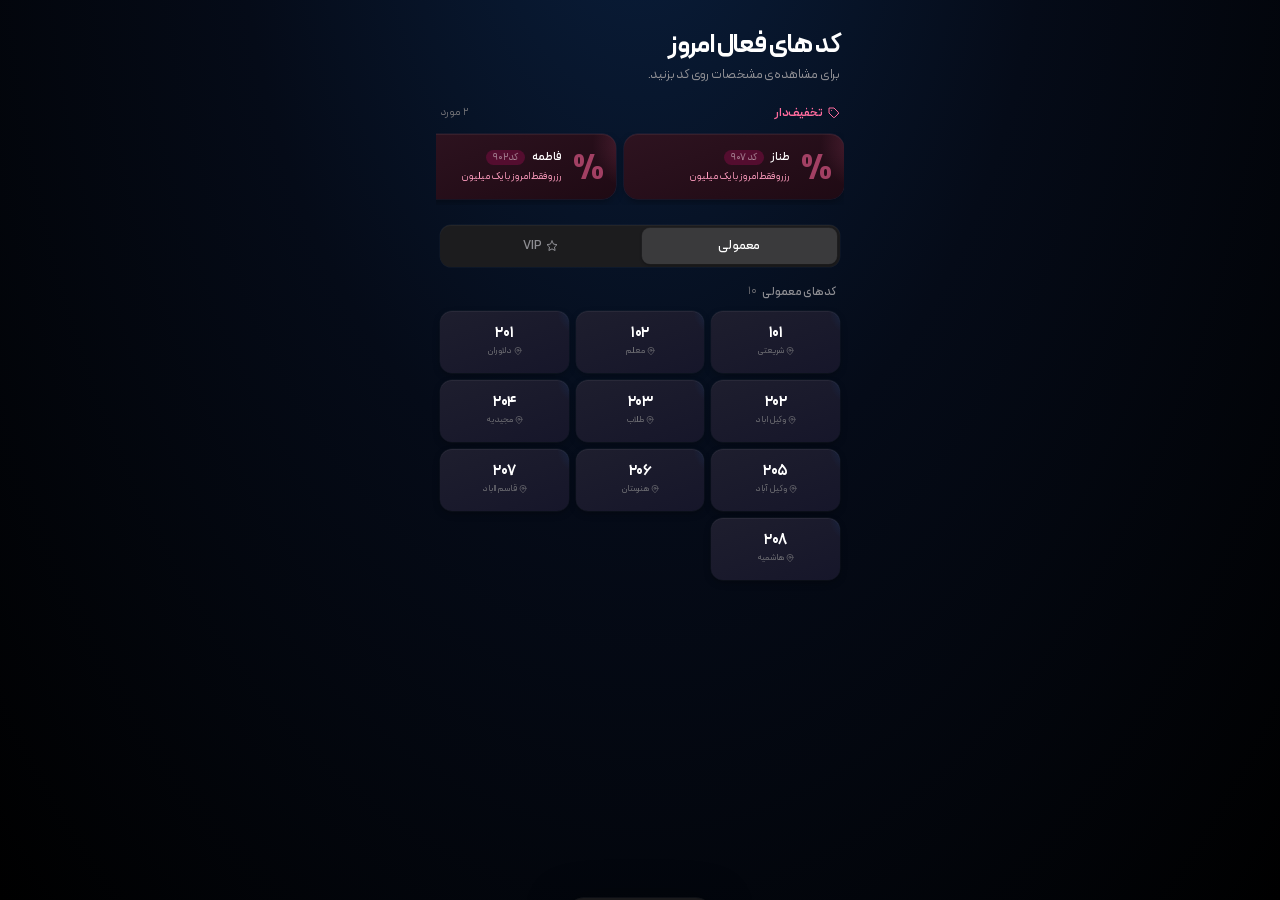
<file: index.html>
<!DOCTYPE html>
<html lang="fa" dir="rtl">
<head>
<meta charset="UTF-8">
<meta name="viewport" content="width=device-width, initial-scale=1.0, maximum-scale=1.0, user-scalable=no">
<title>انتخاب کد</title>
<link rel="stylesheet" href="fonts/font.css" />
<style>
    * {
        margin: 0;
        padding: 0;
        box-sizing: border-box;
        -webkit-tap-highlight-color: transparent;
        font-family: 'PeydaWebVF';
    }

    html, body {
        min-height: 100%;
        background: #000;
        overflow-x: hidden;
    }

    body {
        display: flex;
        justify-content: center;
        align-items: flex-start;
        color: #fff;
        font-size: 17px;
        letter-spacing: -0.4px;
        background: radial-gradient(ellipse at 50% -20%, #0A1F3D 0%, #050B18 45%, #000000 100%);
        background-attachment: fixed;
        min-height: 100vh;
    }

    .screen {
        width: 100%;
        max-width: 440px;
        padding: 0 16px 60px;
        
        padding-top: env(safe-area-inset-top, 50px);
        margin-top: 30px;
        animation: fadeIn 0.5s ease;
    }

    @keyframes fadeIn {
        from { opacity: 0; transform: translateY(8px); }
        to { opacity: 1; transform: translateY(0); }
    }

    .nav-bar {
        display: flex;
        align-items: center;
        justify-content: space-between;
        padding: 12px 4px 20px;
        position: sticky;
        top: 0;
        z-index: 10;
        background: linear-gradient(to bottom, rgba(5,11,24,0.95) 60%, rgba(5,11,24,0));
        backdrop-filter: blur(20px);
        -webkit-backdrop-filter: blur(20px);
    }

    .nav-btn {
        background: none;
        border: none;
        color: #0A84FF;
        font-size: 17px;
        font-weight: 400;
        cursor: pointer;
        padding: 6px 4px;
        display: flex;
        align-items: center;
        gap: 4px;
        transition: opacity 0.2s;
        font-family: 'PeydaWebVF';
    }
    .nav-btn:active { opacity: 0.5; }
    .nav-btn svg {
        width: 20px;
        height: 20px;
        stroke: currentColor;
        stroke-width: 2;
        fill: none;
        stroke-linecap: round;
        stroke-linejoin: round;
    }

    .nav-title {
        font-size: 17px;
        font-weight: 600;
        color: #FFFFFF;
        letter-spacing: -0.4px;
    }

    .page-header {
        padding: 0 4px 18px;
    }

    .large-title {
        font-size: 26px;
        font-weight: 700;
        color: #FFFFFF;
        letter-spacing: -0.6px;
        line-height: 1.2;
        margin-bottom: 5px;
    }

    .subtitle {
        font-size: 13px;
        color: #8E8E93;
        letter-spacing: -0.2px;
        line-height: 1.5;
    }

    .skeleton {
        background: linear-gradient(90deg, #1C1C1E 25%, #2C2C2E 50%, #1C1C1E 75%);
        background-size: 200% 100%;
        animation: shimmer 1.5s infinite;
        border-radius: 12px;
    }

    @keyframes shimmer {
        0% { background-position: 200% 0; }
        100% { background-position: -200% 0; }
    }

    .skeleton-discount {
        display: flex;
        gap: 8px;
        padding: 2px 4px 6px;
        margin-bottom: 20px;
    }

    .skeleton-discount .skeleton {
        width: 220px;
        height: 58px;
        flex-shrink: 0;
    }

    .skeleton-segmented {
        height: 40px;
        margin: 0 4px 16px;
    }

    .skeleton-grid {
        display: grid;
        grid-template-columns: repeat(3, 1fr);
        gap: 7px;
        padding: 0 4px;
    }

    .skeleton-grid .skeleton {
        height: 62px;
    }

    .discount-section {
        margin-bottom: 20px;
    }

    .discount-header {
        display: flex;
        align-items: center;
        justify-content: space-between;
        padding: 0 4px 10px;
    }

    .discount-title {
        display: flex;
        align-items: center;
        gap: 5px;
        font-size: 12px;
        font-weight: 600;
        color: #FF6B9D;
        letter-spacing: -0.1px;
    }

    .discount-title svg {
        width: 12px;
        height: 12px;
        stroke: currentColor;
        stroke-width: 2;
        fill: none;
        stroke-linecap: round;
        stroke-linejoin: round;
    }

    .discount-count {
        font-size: 11px;
        color: #6E6E73;
        letter-spacing: -0.1px;
    }

    .discount-scroll {
        display: flex;
        gap: 8px;
        overflow-x: auto;
        padding: 2px 4px 6px;
        scrollbar-width: none;
        -ms-overflow-style: none;
        scroll-snap-type: x mandatory;
    }

    .discount-scroll::-webkit-scrollbar { display: none; }

    .discount-card {
        flex: 0 0 auto;
        width: 220px;
        scroll-snap-align: start;
        position: relative;
        display: flex;
        align-items: center;
        gap: 10px;
        padding: 11px 12px;
        background: linear-gradient(160deg, #2E1320 0%, #1F0A14 100%);
        border-radius: 14px;
        text-decoration: none;
        color: inherit;
        overflow: hidden;
        transition: all 0.2s cubic-bezier(0.4, 0, 0.2, 1);
        box-shadow:
            0 1px 0 rgba(255,255,255,0.06) inset,
            0 0 0 0.5px rgba(255, 107, 157, 0.15),
            0 4px 10px -2px rgba(0, 0, 0, 0.4);
        -webkit-tap-highlight-color: transparent;
    }

    .discount-card:active {
        transform: scale(0.97);
        box-shadow:
            0 1px 0 rgba(255,255,255,0.06) inset,
            0 0 0 1px rgba(255, 107, 157, 0.5),
            0 4px 10px -2px rgba(255, 107, 157, 0.3);
    }

    .discount-card::before {
        content: "";
        position: absolute;
        top: -50%;
        right: -30%;
        width: 90px;
        height: 90px;
        background: radial-gradient(circle, rgba(255, 107, 157, 0.22) 0%, transparent 70%);
        pointer-events: none;
    }

    .discount-code {
        font-family: 'PeydaWebVF';
        font-size: 35px;
        font-weight: 700;
        color: #f76397;
        opacity: 60%;
        letter-spacing: -0.6px;
        line-height: 1;
        direction: ltr;
        position: relative;
        z-index: 2;
        padding-top: 8px;
        font-variant-numeric: tabular-nums;
        flex-shrink: 0;
    }
    .discount-name2 {
        background-color: #540d2f;
        color: #ffffff6d;
        border-radius: 200px;
        padding: 0px 7px;
        margin-right: 5px;
        font-size: 10px;
    }

    .discount-info {
        flex: 1;
        min-width: 0;
        display: flex;
        flex-direction: column;
        gap: 3px;
        position: relative;
        z-index: 2;
    }

    .discount-name {
        font-size: 12px;
        font-weight: 500;
        color: #FFFFFF;
        letter-spacing: -0.1px;
        white-space: nowrap;
        overflow: hidden;
        text-overflow: ellipsis;
    }

    .discount-desc {
        font-size: 10px;
        font-weight: 400;
        color: #FF9DBF;
        letter-spacing: -0.1px;
        white-space: nowrap;
        overflow: hidden;
        text-overflow: ellipsis;
    }

    .segmented-wrap {
        padding: 0 4px 16px;
    }

    .segmented {
        display: flex;
        background: #1C1C1E;
        border-radius: 11px;
        padding: 3px;
        gap: 3px;
        box-shadow:
            0 1px 0 rgba(255,255,255,0.04) inset,
            0 0 0 0.5px rgba(255,255,255,0.06);
    }

    .segmented button {
        flex: 1;
        background: transparent;
        border: none;
        color: #8E8E93;
        font-size: 13px;
        font-weight: 500;
        letter-spacing: -0.2px;
        padding: 8px 6px;
        border-radius: 8px;
        cursor: pointer;
        font-family: 'PeydaWebVF';
        transition: all 0.25s cubic-bezier(0.4, 0, 0.2, 1);
        display: flex;
        align-items: center;
        justify-content: center;
        gap: 5px;
        -webkit-tap-highlight-color: transparent;
    }

    .segmented button svg {
        width: 12px;
        height: 12px;
        stroke: currentColor;
        stroke-width: 2;
        fill: none;
        stroke-linecap: round;
        stroke-linejoin: round;
        flex-shrink: 0;
    }

    .segmented button.active {
        background: #3A3A3C;
        color: #FFFFFF;
        box-shadow:
            0 1px 3px rgba(0,0,0,0.4),
            0 0 0 0.5px rgba(255,255,255,0.08);
    }

    .segmented button.active.vip-tab {
        background: linear-gradient(135deg, #FFC700 0%, #FF9F0A 100%);
        color: #1A1200;
        box-shadow:
            0 1px 4px rgba(255, 159, 10, 0.4),
            0 0 0 0.5px rgba(255, 214, 10, 0.5);
    }

    .section {
        display: none;
        animation: sectionIn 0.3s cubic-bezier(0.4, 0, 0.2, 1);
    }

    .section.active {
        display: block;
    }

    @keyframes sectionIn {
        from { opacity: 0; transform: translateY(6px); }
        to { opacity: 1; transform: translateY(0); }
    }

    .section-header {
        display: flex;
        align-items: center;
        justify-content: space-between;
        padding: 0 8px 10px;
    }

    .section-title {
        font-size: 12px;
        font-weight: 500;
        color: #8E8E93;
        letter-spacing: -0.1px;
        display: flex;
        align-items: center;
        gap: 5px;
    }

    .section-title svg {
        width: 12px;
        height: 12px;
        stroke: currentColor;
        stroke-width: 2;
        fill: none;
        stroke-linecap: round;
        stroke-linejoin: round;
    }

    .section-title .count {
        font-size: 11px;
        color: #6E6E73;
        font-weight: 400;
    }

    .cards-grid {
        display: grid;
        grid-template-columns: repeat(3, 1fr);
        gap: 7px;
        padding: 0 4px;
    }

    .code-card {
        position: relative;
        display: flex;
        flex-direction: column;
        align-items: center;
        justify-content: center;
        gap: 3px;
        padding: 12px 6px;
        background: linear-gradient(160deg, #1E1E2E 0%, #16162A 100%);
        border-radius: 12px;
        text-decoration: none;
        color: inherit;
        cursor: pointer;
        overflow: hidden;
        transition: all 0.2s cubic-bezier(0.4, 0, 0.2, 1);
        box-shadow:
            0 1px 0 rgba(255,255,255,0.05) inset,
            0 0 0 0.5px rgba(255,255,255,0.06),
            0 3px 8px -2px rgba(0, 0, 0, 0.4);
        -webkit-tap-highlight-color: transparent;
        animation: cardIn 0.4s cubic-bezier(0.4, 0, 0.2, 1) backwards;
        min-height: 62px;
    }

    .code-card:active {
        transform: scale(0.95);
        box-shadow:
            0 1px 0 rgba(255,255,255,0.05) inset,
            0 0 0 1px rgba(10, 132, 255, 0.5),
            0 3px 8px -2px rgba(10, 132, 255, 0.25);
    }

    @keyframes cardIn {
        from { opacity: 0; transform: translateY(5px); }
        to { opacity: 1; transform: translateY(0); }
    }

    .code-card::before {
        content: "";
        position: absolute;
        top: -40%;
        right: -30%;
        width: 50px;
        height: 50px;
        background: radial-gradient(circle, rgba(10, 132, 255, 0.18) 0%, transparent 70%);
        pointer-events: none;
    }

    .code-card.vip {
        background: linear-gradient(160deg, #2A2418 0%, #1A1509 100%);
    }

    .code-card.vip::before {
        background: radial-gradient(circle, rgba(255, 214, 10, 0.22) 0%, transparent 70%);
    }

    .code-card.vip:active {
        box-shadow:
            0 1px 0 rgba(255,255,255,0.05) inset,
            0 0 0 1px rgba(255, 214, 10, 0.55),
            0 3px 8px -2px rgba(255, 214, 10, 0.3);
    }

    .card-code {
        font-family: 'PeydaWebVF';
        font-size: 15px;
        font-weight: 700;
        color: #FFFFFF;
        letter-spacing: -0.4px;
        line-height: 1;
        direction: ltr;
        position: relative;
        z-index: 2;
        font-variant-numeric: tabular-nums;
    }

    .card-name {
        font-size: 10px;
        font-weight: 500;
        color: #B8B8C0;
        letter-spacing: -0.1px;
        max-width: 100%;
        white-space: nowrap;
        overflow: hidden;
        text-overflow: ellipsis;
        position: relative;
        z-index: 2;
    }

    .card-loc {
        font-size: 9px;
        font-weight: 400;
        color: #6E6E73;
        letter-spacing: -0.1px;
        max-width: 100%;
        white-space: nowrap;
        overflow: hidden;
        text-overflow: ellipsis;
        position: relative;
        z-index: 2;
        display: flex;
        align-items: center;
        gap: 2px;
    }

    .card-loc svg {
        width: 8px;
        height: 8px;
        stroke: currentColor;
        stroke-width: 2;
        fill: none;
        stroke-linecap: round;
        stroke-linejoin: round;
        flex-shrink: 0;
    }

    .empty-state {
        grid-column: 1 / -1;
        padding: 40px 20px;
        text-align: center;
        color: #6E6E73;
        font-size: 13px;
        line-height: 1.6;
    }

    .empty-state svg {
        width: 32px;
        height: 32px;
        stroke: #3A3A3C;
        stroke-width: 1.5;
        fill: none;
        stroke-linecap: round;
        stroke-linejoin: round;
        margin-bottom: 8px;
    }

    .empty-state.error svg { stroke: #FF453A; }
    .empty-state.error { color: #FF453A; }

    .toast {
        position: fixed;
        bottom: 40px;
        left: 50%;
        transform: translateX(-50%) translateY(80px);
        background: rgba(28, 28, 30, 0.95);
        backdrop-filter: blur(20px);
        -webkit-backdrop-filter: blur(20px);
        color: #FFFFFF;
        padding: 11px 18px;
        border-radius: 13px;
        font-size: 13px;
        font-weight: 500;
        display: flex;
        align-items: center;
        gap: 7px;
        box-shadow: 0 10px 40px rgba(0,0,0,0.5), 0 0 0 0.5px rgba(255,255,255,0.1);
        z-index: 1000;
        transition: transform 0.4s cubic-bezier(0.4, 0, 0.2, 1);
        letter-spacing: -0.2px;
        max-width: 90%;
    }

    .toast.show { transform: translateX(-50%) translateY(0); }

    .toast svg {
        width: 14px;
        height: 14px;
        stroke: #30D158;
        stroke-width: 2.5;
        fill: none;
        stroke-linecap: round;
        stroke-linejoin: round;
        flex-shrink: 0;
    }

    @media (max-width: 380px) {
        .cards-grid { gap: 6px; }
        .code-card { padding: 10px 5px; min-height: 58px; border-radius: 11px; }
        .card-code { font-size: 14px; }
        .card-name { font-size: 9px; }
        .card-loc { font-size: 8px; }
        .discount-card { width: 200px; padding: 10px 11px; }
        .discount-code { font-size: 18px; }
        .discount-name { font-size: 11px; }
        .discount-desc { font-size: 9px; }
    }
</style>
</head>
<body>

<div class="screen">

    <div class="page-header">
        <h1 class="large-title">کد های فعال امروز</h1>
        <p class="subtitle">برای مشاهده‌ی مشخصات روی کد بزنید.</p>
    </div>

    <div id="loadingState">
        <div class="skeleton-discount">
            <div class="skeleton"></div>
            <div class="skeleton"></div>
        </div>
        <div class="skeleton-segmented skeleton"></div>
        <div class="skeleton-grid">
            <div class="skeleton"></div>
            <div class="skeleton"></div>
            <div class="skeleton"></div>
            <div class="skeleton"></div>
            <div class="skeleton"></div>
            <div class="skeleton"></div>
        </div>
    </div>

    <div id="mainContent" style="display: none;">

        <div class="discount-section" id="discountSection" style="display: none;">
            <div class="discount-header">
                <div class="discount-title">
                    <svg viewBox="0 0 24 24"><path d="M20.59 13.41l-7.17 7.17a2 2 0 0 1-2.83 0L2 12V2h10l8.59 8.59a2 2 0 0 1 0 2.82z"/><line x1="7" y1="7" x2="7.01" y2="7"/></svg>
                    تخفیف‌دار
                </div>
                <span class="discount-count" id="discountCount">۰ مورد</span>
            </div>
            <div class="discount-scroll" id="discountScroll"></div>
        </div>

        <div class="segmented-wrap">
            <div class="segmented" id="segmented">
                <button type="button" data-tab="normal" class="active">
                    معمولی
                </button>
                <button type="button" data-tab="vip" class="vip-tab">
                    <svg viewBox="0 0 24 24"><polygon points="12 2 15.09 8.26 22 9.27 17 14.14 18.18 21.02 12 17.77 5.82 21.02 7 14.14 2 9.27 8.91 8.26 12 2"/></svg>
                    VIP
                </button>
            </div>
        </div>

        <div class="section active" data-section="normal">
            <div class="section-header">
                <div class="section-title">
                    کدهای معمولی
                    <span class="count" id="count-normal">۰</span>
                </div>
            </div>
            <div class="cards-grid" id="grid-normal"></div>
        </div>

        <div class="section" data-section="vip">
            <div class="section-header">
                <div class="section-title">
                    <svg viewBox="0 0 24 24" style="stroke:#FFD60A"><polygon points="12 2 15.09 8.26 22 9.27 17 14.14 18.18 21.02 12 17.77 5.82 21.02 7 14.14 2 9.27 8.91 8.26 12 2"/></svg>
                    <span style="color:#FFD60A">کدهای VIP</span>
                    <span class="count" id="count-vip">۰</span>
                </div>
            </div>
            <div class="cards-grid" id="grid-vip"></div>
        </div>

    </div>

</div>

<div class="toast" id="toast">
    <svg viewBox="0 0 24 24"><polyline points="20 6 9 17 4 12"/></svg>
    <span id="toastText">در حال باز کردن...</span>
</div>

<script>
(function () {
    'use strict';

    const DATA_URL = 'data.json';
    const DEFAULT_TAB = 'normal';
    const VALID_TABS = ['normal', 'vip'];

    function toPersian(num) {
        return String(num ?? '').replace(/\d/g, d => '۰۱۲۳۴۵۶۷۸۹'[d]);
    }

    function escapeHTML(str) {
        const div = document.createElement('div');
        div.textContent = String(str ?? '');
        return div.innerHTML;
    }

    function getURLParam(key) {
        return new URLSearchParams(location.search).get(key) || '';
    }

    const pinIcon = '<svg viewBox="0 0 24 24"><path d="M21 10c0 7-9 13-9 13s-9-6-9-13a9 9 0 0 1 18 0z"/><circle cx="12" cy="10" r="3"/></svg>';
    const emptyIcon = '<svg viewBox="0 0 24 24"><rect x="3" y="3" width="18" height="18" rx="2"/><circle cx="8.5" cy="8.5" r="1.5"/><polyline points="21 15 16 10 5 21"/></svg>';
    const errorIcon = '<svg viewBox="0 0 24 24"><circle cx="12" cy="12" r="10"/><line x1="12" y1="8" x2="12" y2="12"/><line x1="12" y1="16" x2="12.01" y2="16"/></svg>';


    const loadingState = document.getElementById('loadingState');
    const mainContent = document.getElementById('mainContent');
    const discountSection = document.getElementById('discountSection');
    const discountScroll = document.getElementById('discountScroll');
    const discountCount = document.getElementById('discountCount');
    const segmented = document.getElementById('segmented');
    const sections = document.querySelectorAll('.section');
    const toast = document.getElementById('toast');
    const toastText = document.getElementById('toastText');

    let DATA = null;


    function renderDiscount() {
        const items = Array.isArray(DATA?.discount) ? DATA.discount : [];

        if (!items.length) {
            discountSection.style.display = 'none';
            return;
        }

        discountSection.style.display = '';
        discountCount.textContent = `${toPersian(items.length)} مورد`;

        discountScroll.innerHTML = items.map(item => {
            const type = Number(item.code) < 900 ? 'resrvno' : 'reserve';

            return `
                <a class="discount-card"
                href="${type}/index.html?code=${encodeURIComponent(item.code)}"
                data-code="${escapeHTML(item.code)}"
                data-name="${escapeHTML(item.name || '')}">

                    <span class="discount-code">%</span>
                    <div class="discount-info">
                        <span class="discount-name">${escapeHTML(item.name || '')} 
                            <span class="discount-name2"> کد ${toPersian(item.code)}</span></span>
                        <span class="discount-desc">${escapeHTML(item.desc || '')}</span>
                    </div>
                </a>
            `;
        }).join('');
    }


    function renderGrid(type) {
        const gridEl = document.getElementById(`grid-${type}`);
        const countEl = document.getElementById(`count-${type}`);
        const items = Array.isArray(DATA?.[type]) ? DATA[type] : [];

        countEl.textContent = toPersian(items.length);

        if (!items.length) {
            gridEl.innerHTML = `
                <div class="empty-state">
                    ${emptyIcon}
                    <div>موردی موجود نیست</div>
                </div>
            `;
            return;
        }

        gridEl.innerHTML = items.map((item, i) => {
            const page = Number(item.code) < 900 ? 'resrvno' : 'reserve';

            return `
                <a class="code-card${type === 'vip' ? ' vip' : ''}"
                href="${page}/index.html?code=${encodeURIComponent(item.code)}"
                data-code="${escapeHTML(item.code)}"
                data-name="${escapeHTML(item.name || '')}"
                style="animation-delay: ${i * 0.02}s;">

                    <span class="card-code">${toPersian(item.code)}</span>
                    <span class="card-loc">${pinIcon}${escapeHTML(item.city || '')}</span>
                </a>
            `;
        }).join('');
    }


    function showError(message) {
        loadingState.style.display = 'none';
        mainContent.style.display = '';
        mainContent.innerHTML = `
            <div class="empty-state error">
                ${errorIcon}
                <div>${escapeHTML(message)}</div>
            </div>
        `;
    }


    function activateTab(tab) {
        if (!VALID_TABS.includes(tab)) tab = DEFAULT_TAB;

        segmented.querySelectorAll('button').forEach(b => {
            b.classList.toggle('active', b.dataset.tab === tab);
        });

        sections.forEach(s => {
            s.classList.toggle('active', s.dataset.section === tab);
        });

        return tab;
    }


    function setupSegmented() {
        segmented.querySelectorAll('button').forEach(btn => {
            btn.addEventListener('click', () => {
                activateTab(btn.dataset.tab);
                if (navigator.vibrate) navigator.vibrate(8);
            });
        });
    }


    let toastTimer = null;
    function showToast(text) {
        toastText.textContent = text;
        toast.classList.add('show');
        clearTimeout(toastTimer);
        toastTimer = setTimeout(() => toast.classList.remove('show'), 1400);
    }


    document.addEventListener('click', (e) => {
        const card = e.target.closest('.code-card, .discount-card');
        if (!card) return;

        const code = card.dataset.code;
        const name = card.dataset.name;
        if (navigator.vibrate) navigator.vibrate(8);
        showToast(`باز کردن ${name || 'کد ' + code}...`);
    });


    async function loadData() {
        try {
            const res = await fetch(DATA_URL, { cache: 'no-store' });
            if (!res.ok) throw new Error(`خطا در دریافت دیتا (${res.status})`);
            DATA = await res.json();
        } catch (err) {
            console.error(err);
            showError('خطا در بارگذاری اطلاعات. لطفاً اتصال خود را بررسی کنید.');
            return false;
        }
        return true;
    }


    async function init() {
        const ok = await loadData();
        if (!ok) return;

        renderDiscount();
        renderGrid('normal');
        renderGrid('vip');

        loadingState.style.display = 'none';
        mainContent.style.display = '';

        const tabFromURL = getURLParam('tab');
        activateTab(tabFromURL || DEFAULT_TAB);

        setupSegmented();
    }

    init();
})();
</script>

</body>
</html>
</file>
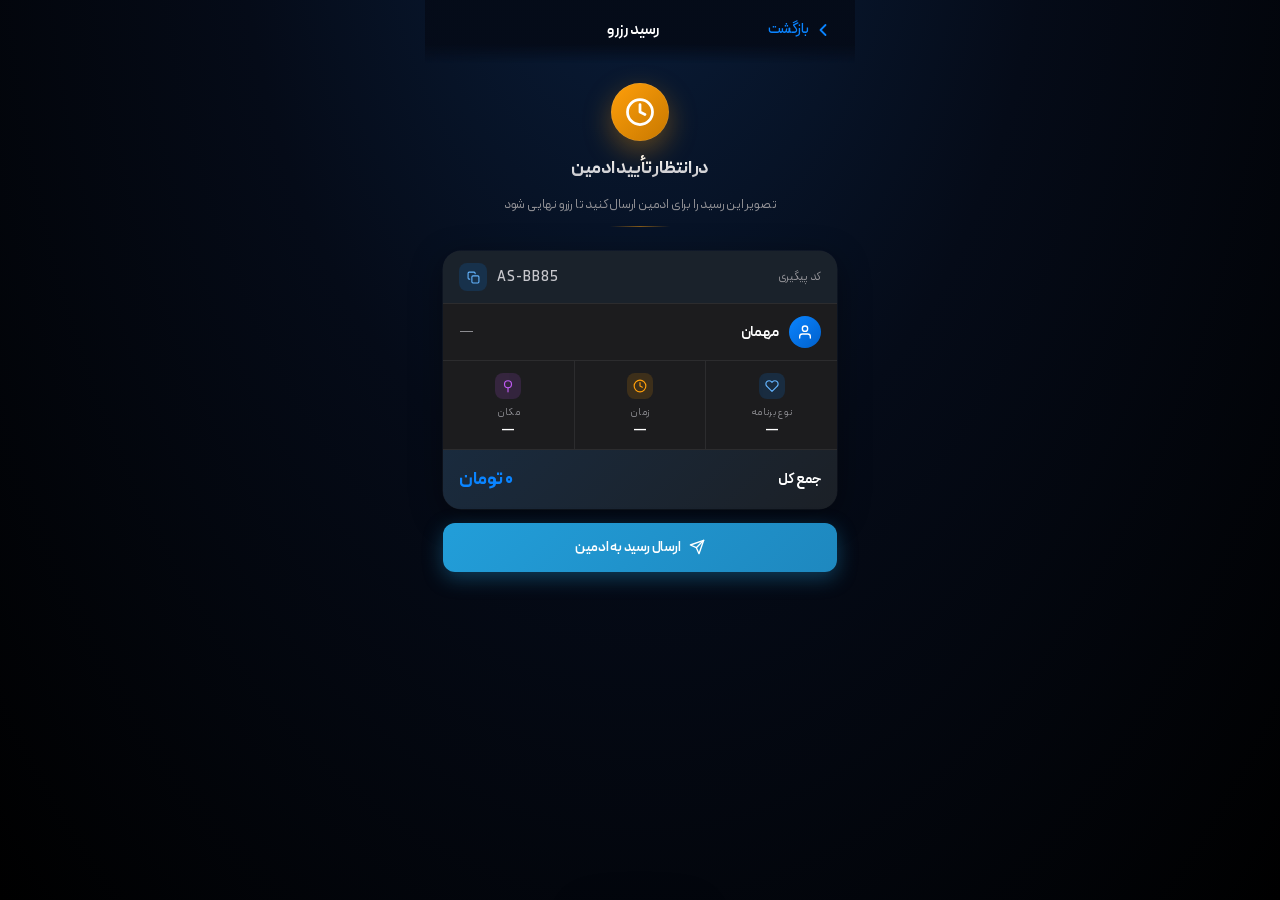
<file: done/index.html>
<!DOCTYPE html>
<html lang="fa" dir="rtl">
<head>
    <meta charset="UTF-8">
    <meta name="viewport" content="width=device-width, initial-scale=1.0, maximum-scale=1.0, user-scalable=no">
    <title>رسید رزرو · ماساژ</title>
    <link rel="stylesheet" href="../fonts/font.css" />
    <link rel="stylesheet" href="../root.css" />
    <link rel="stylesheet" href="../done/style.css" />
</head>
<body>

<div class="screen">

    <div class="nav-bar">
        <button class="nav-btn" type="button" onclick="history.back()">
            <svg viewBox="0 0 24 24"><polyline points="15 18 9 12 15 6"/></svg>
            بازگشت
        </button>
        <span class="nav-title">رسید رزرو</span>
        <span class="nav-spacer"></span>
    </div>

<header class="receipt-head">
    <div class="rh-icon">
        <svg viewBox="0 0 24 24">
            <circle cx="12" cy="12" r="10"/>
            <polyline points="12 6 12 12 16 14"/>
        </svg>
    </div>
    <h2 class="rh-title">در انتظار تأیید ادمین</h2>
    <p class="rh-sub">
        تصویر این رسید را برای ادمین ارسال کنید تا رزرو نهایی شود
    </p>
    <div class="rh-divider"></div>
</header>

    <div class="receipt">
        <div class="code-bar">
            <span class="cb-label">کد پیگیری</span>
            <span class="cb-value" id="trackingCode">—</span>
            <button class="cb-copy" id="copyBtn" type="button" aria-label="کپی">
                <svg viewBox="0 0 24 24"><rect x="9" y="9" width="13" height="13" rx="2"/><path d="M5 15H4a2 2 0 0 1-2-2V4a2 2 0 0 1 2-2h9a2 2 0 0 1 2 2v1"/></svg>
            </button>
        </div>
        <div class="profile-row">
            <div class="pf-avatar">
                <svg viewBox="0 0 24 24"><path d="M20 21v-2a4 4 0 0 0-4-4H8a4 4 0 0 0-4 4v2"/><circle cx="12" cy="7" r="4"/></svg>
            </div>
            <div class="pf-name" id="pfName">—</div>
            <div class="pf-phone" id="pfPhone" dir="ltr">—</div>
        </div>
        <div class="meta-grid">
            <div class="meta-card">
                <div class="mc-icon mc-blue">
                    <svg viewBox="0 0 24 24"><path d="M20.84 4.61a5.5 5.5 0 0 0-7.78 0L12 5.67l-1.06-1.06a5.5 5.5 0 0 0-7.78 7.78l1.06 1.06L12 21.23l7.78-7.78 1.06-1.06a5.5 5.5 0 0 0 0-7.78z"/></svg>
                </div>
                <div class="mc-label">نوع برنامه</div>
                <div class="mc-value" id="mType">—</div>
                <div class="mc-price" id="mTypePrice"></div>
            </div>
            <div class="meta-card">
                <div class="mc-icon mc-orange">
                    <svg viewBox="0 0 24 24"><circle cx="12" cy="12" r="10"/><polyline points="12 6 12 12 16 14"/></svg>
                </div>
                <div class="mc-label">زمان</div>
                <div class="mc-value" id="mTime">—</div>
                <div class="mc-price" id="mTimePrice"></div>
            </div>
            <div class="meta-card">
                <div class="mc-icon mc-purple">
                    <svg viewBox="0 0 24 24"><circle cx="12" cy="9" r="6"/><path d="M12 15v7"/></svg>
                </div>
                <div class="mc-label">مکان</div>
                <div class="mc-value" id="mLoc">—</div>
                <div class="mc-price" id="mLocPrice"></div>
                <div class="mc-address" id="mAddress"></div>
            </div>
        </div>
        <div class="extras-row" id="extrasSection" style="display:none">
            <span class="ex-label">افزودنی‌ها</span>
            <div class="ex-tags" id="tagsContainer"></div>
        </div>
        <div class="note-row" id="noteLine" style="display:none">
            <span class="nt-label">توضیحات</span>
            <span class="nt-text" id="noteText">—</span>
        </div>
        <div id="invoiceCard"></div>

    </div>
    <section class="receipt-actions">
        <a class="ra-btn ra-primary" id="adminBtn" href="#" target="_blank" rel="noopener">
            <svg viewBox="0 0 24 24"><line x1="22" y1="2" x2="11" y2="13"/><polygon points="22 2 15 22 11 13 2 9 22 2"/></svg>
            ارسال رسید به ادمین
        </a>
    </section>
</div>

<div class="toast" id="toast">
    <svg viewBox="0 0 24 24"><polyline points="20 6 9 17 4 12"/></svg>
    <span id="toastText">کپی شد</span>
</div>

<script src="../done/app.js" type="module"></script>
</body>
</html>
</file>
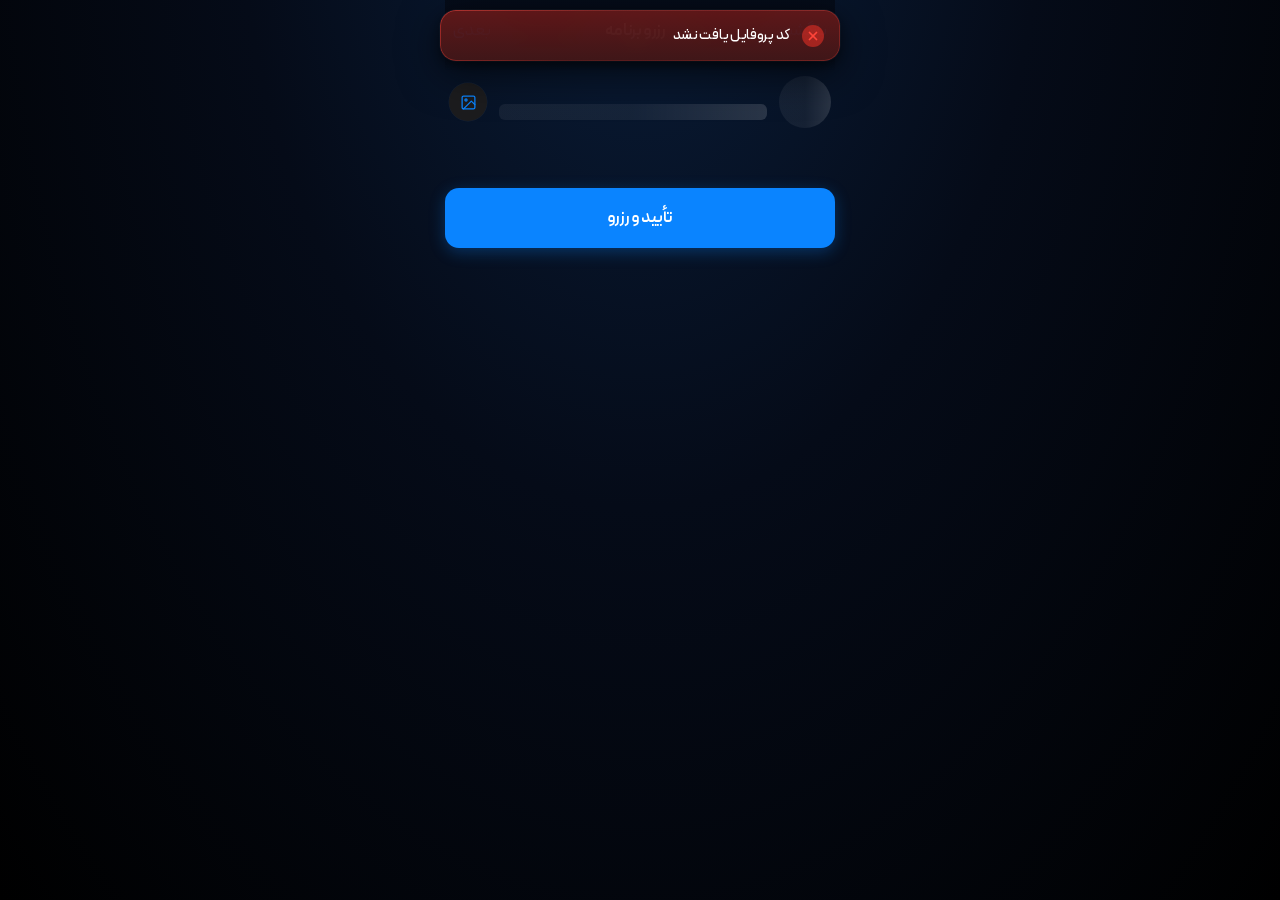
<file: reserve/index.html>
<!DOCTYPE html>
<html lang="fa" dir="rtl">
<head>
    <meta charset="UTF-8">
    <meta name="viewport" content="width=device-width, initial-scale=1.0, maximum-scale=1.0, user-scalable=no">
    <title>رزرو برنامه</title>
    <link rel="stylesheet" href="../fonts/font.css" />
    <link rel="stylesheet" href="../root.css" />
    <link rel="stylesheet" href="../reserve/style.css" />
</head>
<body>

<div class="screen" id="app">
    <div class="nav-bar">
        <button class="nav-btn" type="button" id="navPrev">بازگشت</button>
        <span class="nav-title" id="navTitle">رزرو برنامه</span>
        <button class="nav-btn" type="button" id="navNext">بعدی</button>
    </div>
    <div class="profile-row" id="profileRow">
        <div class="profile-avatar sk sk-avatar" id="profileAvatar"></div>
        <div class="profile-info">
            <div class="profile-top">
                <h1 class="sk sk-line" id="profileName"></h1>
                <span class="sk sk-line" id="profileTag"></span>
            </div>
            <p class="profile-code sk sk-line" id="profileCode"></p>
        </div>
        <button class="profile-action" type="button" id="galleryBtn">
            <svg viewBox="0 0 24 24"><rect x="3" y="3" width="18" height="18" rx="2"/><circle cx="8.5" cy="8.5" r="1.5"/><polyline points="21 15 16 10 5 21"/></svg>
        </button>
    </div>
    <form id="bookingForm" onsubmit="return false;" enctype="multipart/form-data">
        <div class="form-section" id="sectionBookingTypes"></div>
        <div class="form-section" id="sectionExtras"></div>
        <div class="form-section" id="sectionTime"></div>
        <div class="form-section" id="sectionLocation"></div>
        <div class="form-section" id="sectionPersonal"></div>
        <div class="form-section" id="sectionNotes"></div>
        <div class="form-section" id="sectionSelfie"></div>
        <div class="form-section" id="sectionTotal"></div>
        <button class="primary-button" id="bookBtn" type="button">تأیید و رزرو</button>
    </form>
    <p class="footnote" id="footnote"></p>
</div>
<div class="banner" id="banner">
    <span class="check" id="bannerIcon">
        <svg viewBox="0 0 24 24"><polyline points="20 6 9 17 4 12"/></svg>
    </span>
    <span id="bannerText"></span>
</div>

<script src="../reserve/app.js" type="module"></script>
</body>
</html>
</file>
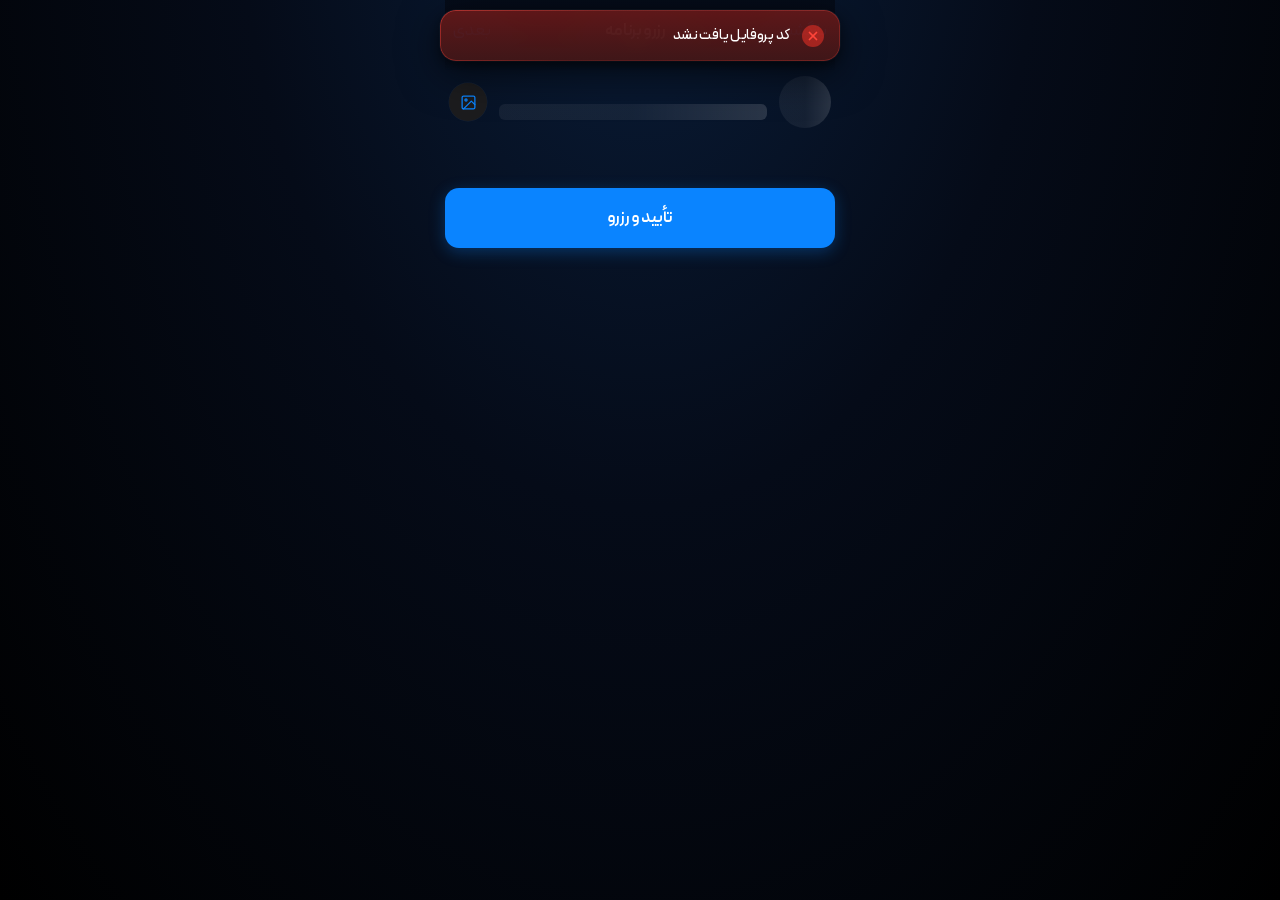
<file: resrvno/index.html>
<!DOCTYPE html>
<html lang="fa" dir="rtl">
<head>
    <meta charset="UTF-8">
    <meta name="viewport" content="width=device-width, initial-scale=1.0, maximum-scale=1.0, user-scalable=no">
    <title>رزرو برنامه</title>
    <link rel="stylesheet" href="../fonts/font.css" />
    <link rel="stylesheet" href="../root.css" />
    <link rel="stylesheet" href="../resrvno/style.css" />
</head>
<body>

<div class="screen" id="app">
    <div class="nav-bar">
        <button class="nav-btn" type="button" id="navPrev">بازگشت</button>
        <span class="nav-title" id="navTitle">رزرو برنامه</span>
        <button class="nav-btn" type="button" id="navNext">بعدی</button>
    </div>
    <div class="profile-row" id="profileRow">
        <div class="profile-avatar sk sk-avatar" id="profileAvatar"></div>
        <div class="profile-info">
            <div class="profile-top">
                <h1 class="sk sk-line" id="profileName"></h1>
                <span class="sk sk-line" id="profileTag"></span>
            </div>
            <p class="profile-code sk sk-line" id="profileCode"></p>
        </div>
        <button class="profile-action" type="button" id="galleryBtn">
            <svg viewBox="0 0 24 24"><rect x="3" y="3" width="18" height="18" rx="2"/><circle cx="8.5" cy="8.5" r="1.5"/><polyline points="21 15 16 10 5 21"/></svg>
        </button>
    </div>
    <form id="bookingForm" onsubmit="return false;" enctype="multipart/form-data">
        <div class="form-section" id="sectionBookingTypes"></div>
        <div class="form-section" id="sectionExtras"></div>
        <div class="form-section" id="sectionTime"></div>
        <div class="form-section" id="sectionLocation"></div>
        <div class="form-section" id="sectionPersonal"></div>
        <div class="form-section" id="sectionNotes"></div>
        <div class="form-section" id="sectionTotal"></div>
        <button class="primary-button" id="bookBtn" type="button">تأیید و رزرو</button>
    </form>
    <p class="footnote" id="footnote"></p>
</div>
<div class="banner" id="banner">
    <span class="check" id="bannerIcon">
        <svg viewBox="0 0 24 24"><polyline points="20 6 9 17 4 12"/></svg>
    </span>
    <span id="bannerText"></span>
</div>

<script src="../resrvno/app.js" type="module"></script>
</body>
</html>
</file>
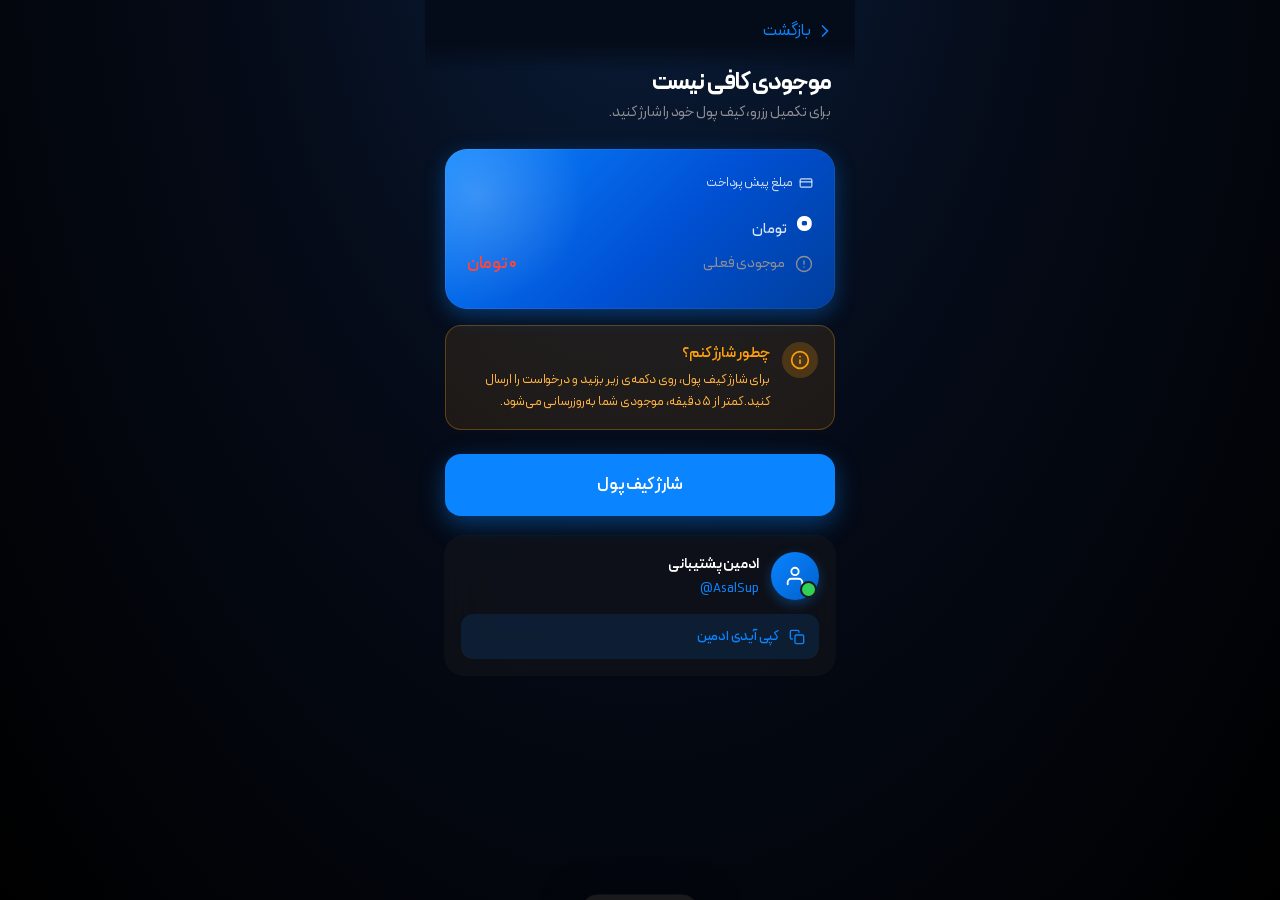
<file: wallet/index.html>
<!DOCTYPE html>
<html lang="fa" dir="rtl">
<head>
    <meta charset="UTF-8">
    <meta name="viewport" content="width=device-width, initial-scale=1.0, maximum-scale=1.0, user-scalable=no, viewport-fit=cover">
    <meta name="theme-color" content="#050B18">
    <title>پرداخت · شارژ کیف پول</title>
    <link rel="stylesheet" href="../fonts/font.css" />
    <link rel="stylesheet" href="../root.css" />
    <link rel="stylesheet" href="./style.css" />
</head>
<body>

<div class="screen">

    <div class="nav-bar">
        <button class="nav-btn" type="button" onclick="history.back()">
            <svg viewBox="0 0 24 24"><polyline points="9 18 15 12 9 6"/></svg>
            بازگشت
        </button>
    </div>

    <div class="page-header">
        <h1 class="large-title">موجودی کافی نیست</h1>
        <p class="subtitle">برای تکمیل رزرو، کیف پول خود را شارژ کنید.</p>
    </div>

    <div class="amount-card">
        <div class="amount-label">
            <svg viewBox="0 0 24 24"><rect x="2" y="5" width="20" height="14" rx="2"/><line x1="2" y1="10" x2="22" y2="10"/></svg>
            مبلغ پیش پرداخت
        </div>
        <div class="amount-value">
            <span class="amount-currency">تومان</span>
            <span id="price">0</span>
        </div>

        <div class="amount-divider"></div>

        <div class="compare-row">
            <span class="compare-label">
                <svg viewBox="0 0 24 24"><circle cx="12" cy="12" r="10"/><line x1="12" y1="8" x2="12" y2="12"/><line x1="12" y1="16" x2="12.01" y2="16"/></svg>
                موجودی فعلی
            </span>
            <span class="compare-value negative" id="balanceValue">۰ تومان</span>
        </div>
    </div>

    <div class="guide-card">
        <div class="guide-icon">
            <svg viewBox="0 0 24 24"><circle cx="12" cy="12" r="10"/><line x1="12" y1="16" x2="12" y2="12"/><line x1="12" y1="8" x2="12.01" y2="8"/></svg>
        </div>
        <div class="guide-content">
            <div class="guide-title">چطور شارژ کنم؟</div>
            <div class="guide-text">
                برای شارژ کیف پول، روی دکمه‌ی زیر بزنید و درخواست را ارسال کنید. کمتر از ۵ دقیقه، موجودی شما به‌روزرسانی می‌شود.
            </div>
        </div>
    </div>

    <button class="cta-button" id="messageBtn" type="button">
        شارژ کیف پول
    </button>

    <div class="admin-card">
        <div class="admin-header">
            <div class="admin-avatar">
                <svg viewBox="0 0 24 24"><path d="M20 21v-2a4 4 0 0 0-4-4H8a4 4 0 0 0-4 4v2"/><circle cx="12" cy="7" r="4"/></svg>
            </div>
            <div class="admin-info">
                <div class="admin-name">ادمین پشتیبانی</div>
                <div class="admin-id" id="adminId">@AsalSup</div>
            </div>
        </div>

        <div class="admin-action" id="copyBtn">
            <svg viewBox="0 0 24 24"><rect x="9" y="9" width="13" height="13" rx="2"/><path d="M5 15H4a2 2 0 0 1-2-2V4a2 2 0 0 1 2-2h9a2 2 0 0 1 2 2v1"/></svg>
            <span class="admin-action-text">کپی آیدی ادمین</span>
        </div>
    </div>

</div>

<div class="toast" id="toast">
    <svg viewBox="0 0 24 24"><polyline points="20 6 9 17 4 12"/></svg>
    <span id="toastText">انجام شد</span>
</div>

<script>
(function () {
    'use strict';

    const toast         = document.getElementById('toast');
    const toastText     = document.getElementById('toastText');
    const copyBtn       = document.getElementById('copyBtn');
    const messageBtn    = document.getElementById('messageBtn');
    const adminIdEl     = document.getElementById('adminId');
    const priceEl       = document.getElementById('price');
    const balanceEl     = document.getElementById('balanceValue');
    const ADMIN_USERNAME = 'AsalSup';
    const ADMIN_ID       = '@' + ADMIN_USERNAME;

    // ───── خواندن پارامترهای URL ─────
    const params = new URLSearchParams(window.location.search);

    // ───── خواندن payload از sessionStorage (منبع اصلی و دقیق) ─────
    let storedPayload = null;
    try {
        const raw = sessionStorage.getItem('bookingPayload');
        if (raw) storedPayload = JSON.parse(raw);
    } catch (e) {
        console.warn('sessionStorage read failed:', e);
    }

    // اولویت: sessionStorage → URL → پیش‌فرض
    const prepayment =
        Number(params.get('prepayment')) ||
        (storedPayload && Number(storedPayload.prepayment)) ||
        0;

    const remaining =
        Number(params.get('remaining')) ||
        (storedPayload && Number(storedPayload.remaining)) ||
        0;

    const total =
        Number(params.get('total')) ||
        (storedPayload && Number(storedPayload.totalPrice)) ||
        0;

    const booking = {
        code:       params.get('code')       || storedPayload?.code       || '—',
        total:      total,
        prepayment: prepayment,
        remaining:  remaining,
        balance:    Number(params.get('balance')) || 0,
        userId:     params.get('userId')    || '—',
        therapist:  params.get('therapist') || storedPayload?.profileName || '—',
        service:    params.get('service')   || '—',
        date:       params.get('date')      || '—',
    };

    function formatFa(n) {
        return Number(n || 0).toLocaleString('fa-IR');
    }

    // ───── نمایش مبلغ قابل پرداخت = پیش‌پرداخت ─────
    priceEl.textContent = formatFa(booking.prepayment);

    // ───── نمایش موجودی فعلی (از balance) ─────
    // اگه balance ارسال نشده بود، صفر نمایش بده
    const balance = Number(booking.balance) || 0;
    balanceEl.textContent = formatFa(balance) + ' تومان';

    let toastTimer = null;
    function showToast(text, isError = false) {
        toastText.textContent = text;
        toast.querySelector('svg').style.stroke = isError ? '#FF453A' : '#30D158';
        toast.classList.add('show');
        clearTimeout(toastTimer);
        toastTimer = setTimeout(() => toast.classList.remove('show'), 2200);
    }

    async function copyToClipboard(text) {
        try {
            if (navigator.clipboard && window.isSecureContext) {
                await navigator.clipboard.writeText(text);
                return true;
            }
            const ta = document.createElement('textarea');
            ta.value = text;
            ta.style.position = 'fixed';
            ta.style.opacity = '0';
            document.body.appendChild(ta);
            ta.select();
            const ok = document.execCommand('copy');
            document.body.removeChild(ta);
            return ok;
        } catch (e) {
            return false;
        }
    }

    copyBtn.addEventListener('click', async () => {
        const ok = await copyToClipboard(ADMIN_ID);
        if (ok) {
            const originalHTML = copyBtn.innerHTML;
            copyBtn.style.background = 'rgba(48, 209, 88, 0.15)';
            copyBtn.innerHTML = `
                <svg viewBox="0 0 24 24" style="stroke:#30D158"><polyline points="20 6 9 17 4 12"/></svg>
                <span class="admin-action-text" style="color:#30D158">کپی شد!</span>
            `;
            showToast('آیدی ادمین کپی شد');
            if (navigator.vibrate) navigator.vibrate(10);
            setTimeout(() => {
                copyBtn.innerHTML = originalHTML;
                copyBtn.style.background = '';
            }, 2200);
        } else {
            showToast('کپی ناموفق بود', true);
        }
    });

    adminIdEl.addEventListener('click', async () => {
        const ok = await copyToClipboard(ADMIN_ID);
        if (ok) {
            showToast('آیدی ادمین کپی شد');
            if (navigator.vibrate) navigator.vibrate(8);
        }
    });


    function buildMessage() {
        let qr = Math.floor(10000 + Math.random() * 90000);
        const lines = [
            `#${qr} - درخواست رزرو با پیش پرداخت`,
            ' ',
            `🎖 کد : ${booking.code}`,
            `💳 مبلغ شارژ: ${formatFa(booking.prepayment)} تومان`,
            ' ',
            '⫸ شماره کارت:  (از ادمین بگیرید) جهت واریزی',
            '⫸ پس از ارسال رسید واریزی، رزرو بطور خودکار نهایی میشود'
        ];

        if (booking.service   !== '—') lines.push(`خدمت: ${booking.service}`);
        if (booking.date      !== '—') lines.push(`تاریخ: ${booking.date}`);

        return lines.join('\n');
    }


    function openTelegramWithText() {
        const text   = encodeURIComponent(buildMessage());
        const webUrl = `https://t.me/${ADMIN_USERNAME}?text=${text}`;
        const tgUrl  = `tg://resolve?domain=${ADMIN_USERNAME}&text=${text}`;

        const isMobile = /Android|iPhone|iPad|iPod|Mobile/i.test(navigator.userAgent);

        if (isMobile) {
            const start = Date.now();
            window.location.href = tgUrl;
            setTimeout(() => {
                if (Date.now() - start < 1500 && !document.hidden) {
                    window.location.href = webUrl;
                }
            }, 800);
        } else {
            window.open(webUrl, '_blank');
        }
    }

    messageBtn.addEventListener('click', () => {
        if (navigator.vibrate) navigator.vibrate(10);
        openTelegramWithText();
        showToast('تلگرام باز شد · پیام را ارسال کنید');
    });

})();
</script>

</body>
</html>
</file>
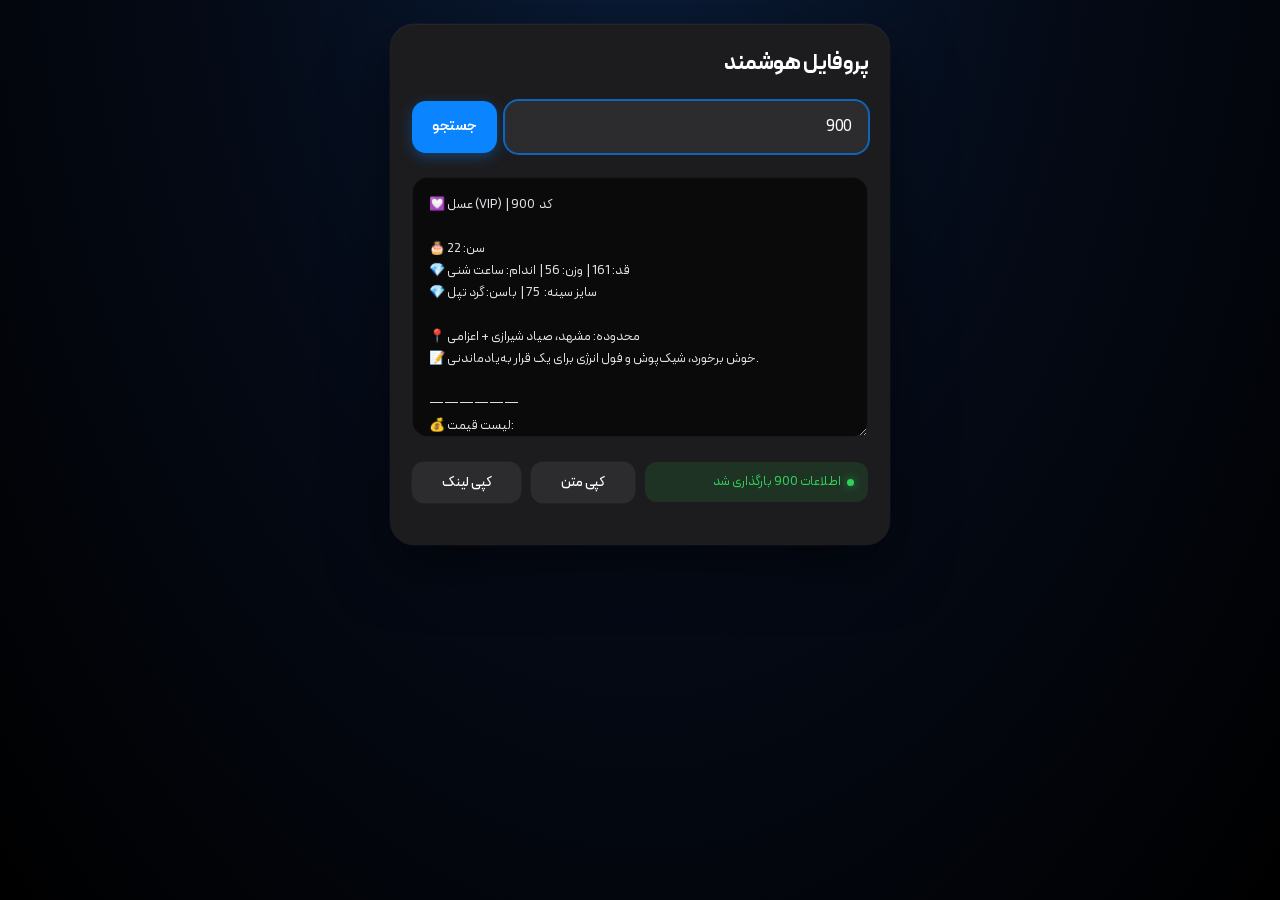
<file: tex.html>
<!DOCTYPE html>
<html lang="fa" dir="rtl">
<head>
<meta charset="UTF-8">
<meta name="viewport" content="width=device-width, initial-scale=1.0, maximum-scale=1.0, user-scalable=no">
<title>پیام کانال</title>
<link rel="stylesheet" href="./fonts/font.css" />
<style>
    * {
        margin: 0;
        padding: 0;
        box-sizing: border-box;
        -webkit-tap-highlight-color: transparent;
        font-family: 'PeydaWebVF';
    }

    html, body {
        min-height: 100%;
        background: #000;
        overflow-x: hidden;
    }

    body {
        display: flex;
        justify-content: center;
        align-items: flex-start;
        color: #fff;
        font-size: 17px;
        letter-spacing: -0.4px;
        background: radial-gradient(ellipse at 50% -20%, #0A1F3D 0%, #050B18 45%, #000000 100%);
        background-attachment: fixed;
        min-height: 100vh;
        padding: 24px 20px;
    }

    .card {
        width: 100%;
        max-width: 500px;
        background: #1C1C1E;
        border-radius: 24px;
        padding: 26px 22px 22px;
        box-shadow:
            0 1px 0 rgba(255,255,255,0.04) inset,
            0 0 0 0.5px rgba(255,255,255,0.06),
            0 20px 60px rgba(0,0,0,0.5);
        animation: fadeIn 0.5s ease;
        position: relative;
        overflow: hidden;
    }

    @keyframes fadeIn {
        from { opacity: 0; transform: translateY(10px); }
        to { opacity: 1; transform: translateY(0); }
    }

    .card::before {
        content: "";
        position: absolute;
        top: -60%;
        left: -20%;
        width: 280px;
        height: 280px;
        background: radial-gradient(circle, rgba(10, 132, 255, 0.18) 0%, transparent 70%);
        pointer-events: none;
    }

    .card h1 {
        font-size: 22px;
        font-weight: 700;
        color: #FFFFFF;
        letter-spacing: -0.5px;
        line-height: 1.3;
        margin-bottom: 22px;
        display: flex;
        align-items: center;
        flex-wrap: wrap;
        gap: 8px;
        position: relative;
    }

    .card h1 span {
        font-family: 'PeydaWebVF';
        font-size: 12px;
        font-weight: 500;
        color: #64B5FF;
        background: rgba(10, 132, 255, 0.15);
        border: 0.5px solid rgba(10, 132, 255, 0.35);
        padding: 4px 10px;
        border-radius: 8px;
        letter-spacing: 0.3px;
        direction: ltr;
        margin-right: auto;
        white-space: nowrap;
    }

    .input-area {
        display: flex;
        gap: 8px;
        margin-bottom: 24px;
        position: relative;
    }

    .input-area input {
        flex: 1;
        background: #2C2C2E;
        border: none;
        outline: none;
        color: #FFFFFF;
        font-size: 16px;
        font-family: 'PeydaWebVF';
        letter-spacing: -0.3px;
        padding: 14px 16px;
        border-radius: 14px;
        direction: rtl;
        transition: box-shadow 0.2s;
        min-width: 0;
        box-shadow: 0 0 0 0.5px rgba(255,255,255,0.06);
    }

    .input-area input::placeholder {
        color: #6E6E73;
    }

    .input-area input:focus {
        box-shadow: 0 0 0 2px rgba(10, 132, 255, 0.7);
    }

    .input-area button {
        background: #0A84FF;
        border: none;
        color: #FFFFFF;
        font-family: 'PeydaWebVF';
        font-size: 15px;
        font-weight: 600;
        letter-spacing: -0.3px;
        padding: 0 20px;
        border-radius: 14px;
        cursor: pointer;
        transition: all 0.15s;
        display: flex;
        align-items: center;
        gap: 6px;
        white-space: nowrap;
        box-shadow: 0 4px 14px rgba(10, 132, 255, 0.35);
        -webkit-tap-highlight-color: transparent;
        flex-shrink: 0;
    }

    .input-area button:active {
        background: #0060CC;
        transform: scale(0.97);
        box-shadow: 0 2px 8px rgba(10, 132, 255, 0.5);
    }

    .input-area button:disabled {
        background: #2C2C2E;
        color: #6E6E73;
        cursor: not-allowed;
        box-shadow: none;
    }

    .output-header {
        display: flex;
        align-items: center;
        justify-content: space-between;
        margin-bottom: 10px;
        padding: 0 4px;
        font-size: 13px;
        color: #8E8E93;
        letter-spacing: -0.1px;
    }

    .output-header span:first-child {
        display: flex;
        align-items: center;
        gap: 6px;
        font-weight: 500;
        text-transform: uppercase;
        letter-spacing: 0.5px;
        font-size: 12px;
    }

    .result-box {
        position: relative;
        margin-bottom: 16px;
    }

    .result-box textarea {
        width: 100%;
        min-height: 260px;
        background: #0A0A0B;
        border: 0.5px solid rgba(255,255,255,0.06);
        border-radius: 16px;
        color: #E0E0E5;
        font-family: 'PeydaWebVF';
        font-size: 13px;
        line-height: 1.7;
        padding: 16px;
        resize: vertical;
        outline: none;
        direction: ltr;
        text-align: left;
        letter-spacing: 0;
        transition: box-shadow 0.2s, border-color 0.2s;
        -webkit-user-select: text;
        user-select: text;
    }

    .result-box textarea::placeholder {
        color: #48484A;
        font-family: 'PeydaWebVF';
        text-align: center;
        padding-top: 100px;
        font-size: 14px;
    }

    .result-box textarea:focus {
        border-color: rgba(10, 132, 255, 0.6);
        box-shadow: 0 0 0 3px rgba(10, 132, 255, 0.15);
    }

    .result-box textarea::-webkit-scrollbar {
        width: 6px;
    }
    .result-box textarea::-webkit-scrollbar-track {
        background: transparent;
    }
    .result-box textarea::-webkit-scrollbar-thumb {
        background: #3A3A3C;
        border-radius: 3px;
    }
    .result-box textarea::-webkit-scrollbar-thumb:hover {
        background: #48484A;
    }

    .action-buttons {
        display: flex;
        align-items: center;
        gap: 10px;
        margin-bottom: 20px;
    }

    .status-msg {
        flex: 1;
        font-size: 13px;
        color: #8E8E93;
        letter-spacing: -0.1px;
        display: flex;
        align-items: center;
        gap: 6px;
        padding: 10px 14px;
        background: #2C2C2E;
        border-radius: 12px;
        transition: all 0.25s;
        min-height: 40px;
        line-height: 1.4;
    }

    .status-msg::before {
        content: "";
        width: 7px;
        height: 7px;
        border-radius: 50%;
        background: #8E8E93;
        flex-shrink: 0;
        transition: background 0.25s;
    }

    .status-msg.success {
        color: #30D158;
        background: rgba(48, 209, 88, 0.12);
    }
    .status-msg.success::before {
        background: #30D158;
        box-shadow: 0 0 8px rgba(48, 209, 88, 0.6);
    }

    .status-msg.error {
        color: #FF453A;
        background: rgba(255, 69, 58, 0.12);
    }
    .status-msg.error::before {
        background: #FF453A;
        box-shadow: 0 0 8px rgba(255, 69, 58, 0.6);
    }

    .status-msg.loading {
        color: #64B5FF;
        background: rgba(10, 132, 255, 0.12);
    }
    .status-msg.loading::before {
        background: #64B5FF;
        box-shadow: 0 0 8px rgba(100, 181, 255, 0.6);
        animation: blink 1s ease-in-out infinite;
    }

    @keyframes blink {
        0%, 100% { opacity: 1; }
        50% { opacity: 0.3; }
    }

    .copy-btn {
        background: #2C2C2E;
        border: none;
        color: #FFFFFF;
        font-family: 'PeydaWebVF';
        font-size: 14px;
        font-weight: 500;
        letter-spacing: -0.2px;
        padding: 10px 30px;
        border-radius: 12px;
        cursor: pointer;
        transition: all 0.15s;
        display: flex;
        align-items: center;
        gap: 6px;
        box-shadow: 0 0 0 0.5px rgba(255,255,255,0.06);
        white-space: nowrap;
        -webkit-tap-highlight-color: transparent;
        flex-shrink: 0;
    }

    .copy-btn:active {
        background: #3A3A3C;
        transform: scale(0.96);
    }

    .copy-btn.copied {
        background: rgba(48, 209, 88, 0.2);
        color: #30D158;
        box-shadow: 0 0 0 0.5px rgba(48, 209, 88, 0.4);
    }

    .footnote {
        text-align: center;
        font-size: 12px;
        color: #48484A;
        letter-spacing: -0.1px;
        line-height: 1.6;
        padding-top: 16px;
        border-top: 0.5px solid #2C2C2E;
    }

    .footnote code {
        font-family: 'PeydaWebVF';
        font-size: 11px;
        color: #64B5FF;
        background: rgba(10, 132, 255, 0.12);
        padding: 2px 6px;
        border-radius: 5px;
        direction: ltr;
        display: inline-block;
        margin: 0 2px;
    }

    .toast {
        position: fixed;
        bottom: 40px;
        left: 50%;
        transform: translateX(-50%) translateY(80px);
        background: rgba(28, 28, 30, 0.95);
        backdrop-filter: blur(20px);
        -webkit-backdrop-filter: blur(20px);
        color: #FFFFFF;
        padding: 12px 20px;
        border-radius: 14px;
        font-size: 14px;
        font-weight: 500;
        display: flex;
        align-items: center;
        gap: 8px;
        box-shadow: 0 10px 40px rgba(0,0,0,0.5), 0 0 0 0.5px rgba(255,255,255,0.1);
        z-index: 1000;
        transition: transform 0.4s cubic-bezier(0.4, 0, 0.2, 1);
        letter-spacing: -0.2px;
        max-width: 90%;
    }

    .toast.show {
        transform: translateX(-50%) translateY(0);
    }

    .toast svg {
        width: 16px;
        height: 16px;
        stroke: #30D158;
        stroke-width: 2.5;
        fill: none;
        stroke-linecap: round;
        stroke-linejoin: round;
        flex-shrink: 0;
    }

    @media (max-width: 420px) {
        .card { padding: 22px 18px 18px; border-radius: 20px; }
        .card h1 { font-size: 20px; }
        .card h1 span { font-size: 11px; padding: 3px 8px; }
        .input-area input { font-size: 15px; padding: 13px 14px; }
        .input-area button { padding: 0 16px; font-size: 14px; }
        .result-box textarea { min-height: 220px; font-size: 12px; }
        .copy-btn { padding: 10px 14px; font-size: 13px; }
        .status-msg { font-size: 12px; padding: 9px 12px; }
    }
</style>
</head>
<body>

<div class="card">
    <h1>
        پروفایل هوشمند
    </h1>

    <div class="input-area">
        <input type="text" id="codeInput" placeholder="Code 900" value="900" autofocus>
        <button id="loadBtn">جستجو</button>
    </div>



    <div class="result-box">
        <textarea id="outputArea" readonly placeholder="اینجا نتیجه نمایش داده می‌شود ..."></textarea>
    </div>

    <div class="action-buttons">
        <div id="statusMessage" class="status-msg">آماده</div>
        <button class="copy-btn" id="copyBtn">کپی متن</button>
        <button class="copy-btn" id="copyLink">کپی لینک</button>
    </div>
</div>

<script>
(function () {
    const codeInput = document.getElementById('codeInput');
    const loadBtn = document.getElementById('loadBtn');
    const outputArea = document.getElementById('outputArea');
    const copyBtn = document.getElementById('copyBtn');
    const copyLink = document.getElementById('copyLink');
    const statusMsg = document.getElementById('statusMessage');

    let tmeLink = '';

    function setStatus(text, type = '') {
        statusMsg.textContent = text;
        statusMsg.className = 'status-msg ' + (type || '');
    }

    function formatNumber(num) {
        if (num === undefined || num === null || isNaN(num)) return '0';
        return Number(num).toString().replace(/\B(?=(\d{3})+(?!\d))/g, ',');
    }

    function buildOutputText(data, code) {
        const profile = data.profile || {};
        const locations = data.locations || [];
        const bookingTypes = data.bookingTypes || [];
        const extras = data.extras || [];

        const name         = profile.name || 'بدون نام';
        const type         = profile.type || 'معمولی';
        const age          = profile.age ?? '?';
        const height       = profile.height ?? '?';
        const weight       = profile.weight ?? '?';
        const bodyType     = profile.bodyType || '?';
        const bust         = profile.bust ?? '?';
        const hips         = profile.hips || '?';
        const description  = profile.description || '';

        tmeLink = `https://t.me/AsalReserveBot/code${code}`;

        let locationStr = '';
        const hostLoc = locations.find(l => l.id === 'Hostly');
        const outLoc  = locations.find(l => l.id === 'Outly');

        if (hostLoc && hostLoc.address) {
            locationStr = hostLoc.address;
        }
        if (outLoc) {
            if (locationStr) locationStr += ' + اعزامی';
            else locationStr = 'اعزامی';
        }
        if (!locationStr) locationStr = 'نامشخص';

        const hourly  = bookingTypes.find(b => b.id === 'Hourly');
        const nightly = bookingTypes.find(b => b.id === 'Nightly');

        let priceLines = [];

        if (hourly && Array.isArray(hourly.options)) {
            hourly.options.forEach(opt => {
                const label = opt.sub || opt.label || 'گزینه';
                const price = opt.price;
                if (price !== undefined && price !== null) {
                    priceLines.push(`▪️ ${label}     | ${formatNumber(price)} تومان`);
                }
            });
        }

        if (nightly && Array.isArray(nightly.options)) {
            nightly.options.forEach(opt => {
                const label = opt.sub || opt.label || 'گزینه';
                const price = opt.price;
                if (price !== undefined && price !== null) {
                    priceLines.push(`▪️ ${label}     | ${formatNumber(price)} تومان`);
                }
            });
        }

        if (priceLines.length === 0) {
            priceLines.push('▪️ قیمتی ثبت نشده است');
        }

        let extrasList = [];
        if (Array.isArray(extras) && extras.length > 0) {
            extras.forEach(ex => {
                const label = ex.label || ex.sub || 'آیتم';
                extrasList.push(`🔸 ${label}`);
            });
        } else {
            extrasList.push('🔸 موردی ثبت نشده است');
        }

        const lines = [];
        lines.push(`💟 ${name} (${type})  | کد  ${code}`);
        lines.push('');
        lines.push(`🎂 سن: ${age}`);
        lines.push(`💎 قد: ${height} |  وزن: ${weight} |  اندام: ${bodyType}`);
        lines.push(`💎 سایز سینه:  ${bust} |  باسن: ${hips}`);
        lines.push('');
        lines.push(`📍 محدوده: ${locationStr}`);
        lines.push(`📝 ${description}`);
        lines.push('');
        lines.push('——————');
        lines.push('💰 لیست قیمت:');
        priceLines.forEach(l => lines.push(l));
        lines.push('——————');
        lines.push('➕موارد اضافی:');
        extrasList.forEach(l => lines.push(l));
        lines.push('——————');
        lines.push('');
        lines.push('🔞 برای دیدن عکس اندام پیام بدید: @AsalSop');
        lines.push('');
        lines.push('👑 Asal Reserve Group');

        return lines.join('\n');
    }

    async function loadProfileByCode(code) {
        const cleanCode = String(code).trim().replace(/[^a-zA-Z0-9_-]/g, '');
        if (!cleanCode) throw new Error('کد وارد شده معتبر نیست');

        const filePath = `data/${cleanCode}.json`;

        const response = await fetch(filePath, { cache: 'no-store' });
        if (!response.ok) {
            throw new Error(`کد ${cleanCode} پیدا نشد (${response.status})`);
        }

        const data = await response.json();
        return { data, usedCode: cleanCode };
    }

    async function updateProfile() {
        const rawCode = codeInput.value.trim();
        if (!rawCode) {
            setStatus('لطفاً یک کد وارد کنید', 'error');
            outputArea.value = '';
            return;
        }

        setStatus('در حال بارگذاری...', '');
        outputArea.value = '';

        try {
            const { data, usedCode } = await loadProfileByCode(rawCode);
            setStatus(`اطلاعات ${usedCode} بارگذاری شد`, 'success');
            outputArea.value = buildOutputText(data, usedCode);
        } catch (err) {
            console.error(err);
            setStatus(err.message || 'خطا در خواندن فایل', 'error');
            outputArea.value = '';
            tmeLink = ''; 
        }
    }

    async function copyToClipboard(text) {
        try {
            if (navigator.clipboard && window.isSecureContext) {
                await navigator.clipboard.writeText(text);
                return true;
            }
            const ta = document.createElement('textarea');
            ta.value = text;
            ta.style.position = 'fixed';
            ta.style.opacity = '0';
            ta.style.pointerEvents = 'none';
            document.body.appendChild(ta);
            ta.focus();
            ta.select();
            const ok = document.execCommand('copy');
            document.body.removeChild(ta);
            return ok;
        } catch (e) {
            console.error('Copy failed:', e);
            return false;
        }
    }

    async function copyOutput() {
        const text = outputArea.value.trim();
        if (!text) {
            setStatus('متنی برای کپی وجود ندارد', 'error');
            return;
        }
        const ok = await copyToClipboard(text);
        if (ok) {
            setStatus('متن کپی شد!', 'success');
            setTimeout(() => {
                if (statusMsg.textContent.includes('کپی')) setStatus('آماده', '');
            }, 2000);
        } else {
            setStatus('خطا در کپی', 'error');
        }
    }

    async function copyOutLink() {
        if (!tmeLink) {
            setStatus('ابتدا یک پروفایل را بارگذاری کنید', 'error');
            return;
        }
        const ok = await copyToClipboard(tmeLink);
        if (ok) {
            setStatus('لینک کپی شد!', 'success');
            if (navigator.vibrate) navigator.vibrate(10);
            setTimeout(() => {
                if (statusMsg.textContent.includes('کپی')) setStatus('آماده', '');
            }, 2000);
        } else {
            setStatus('خطا در کپی', 'error');
        }
    }

    loadBtn.addEventListener('click', updateProfile);
    codeInput.addEventListener('keypress', e => {
        if (e.key === 'Enter') { e.preventDefault(); updateProfile(); }
    });
    copyBtn.addEventListener('click', copyOutput);
    copyLink.addEventListener('click', copyOutLink);

    window.addEventListener('load', () => {
        setTimeout(() => { if (codeInput.value.trim() === '900') updateProfile(); }, 150);
    });
})();
</script>
</body>
</html>
</file>
<file: fonts/font.css>
/* Peyda Variable Font - Font Face Declaration */

@font-face {
    font-family: 'PeydaWebVF';
    src: url('PeydaWebVF.woff2') format('woff2-variations'),
         url('PeydaWebVF.woff') format('woff-variations');
    font-weight: 100 950;
    font-style: normal;
    font-display: swap;
  }
  body {
     font-family: 'PeydaWebVF';
  }
</file>
<file: root.css>
:root {
    --color-black: #000;
    --color-white: #fff;
    --color-white-soft: #FFFFFF;

    --bg-body: #000;
    --bg-gradient-1: #0A1F3D;
    --bg-gradient-2: #050B18;
    --bg-gradient-3: #000000;
    --bg-nav-gradient-start: rgba(5, 11, 24, 0.95);
    --bg-nav-gradient-end: rgba(5, 11, 24, 0);

    --text-primary: #FFFFFF;
    --text-secondary: #8E8E93;
    --text-tertiary: #6E6E73;
    --text-muted: #48484A;
    --text-footnote: #48484A;

    --color-blue: #0A84FF;
    --color-blue-dark: #0060CC;
    --color-blue-shadow: rgba(10, 132, 255, 0.3);
    --color-blue-shadow-active: rgba(10, 132, 255, 0.4);

    --color-green: #30D158;

    --color-red: #FF453A;

    --bg-card: #1C1C1E;
    --bg-card-active: #2C2C2E;
    --bg-surface: #1C1C1E;
    --bg-surface-active: #2C2C2E;
    --bg-avatar: #1C1C1E;
    --bg-button-circle: #1C1C1E;
    --bg-button-circle-active: #2C2C2E;

    --border-separator: #2C2C2E;

    --switch-track-off: #39393D;
    --switch-thumb: #FFFFFF;
    --checkbox-border: #48484A;
    --range-track: #39393D;
    --range-thumb: #FFFFFF;

    --shadow-white-008: rgba(255, 255, 255, 0.08);
    --shadow-white-006: rgba(255, 255, 255, 0.06);
    --shadow-white-004: rgba(255, 255, 255, 0.04);
    --shadow-white-005: rgba(255, 255, 255, 0.05);
    --shadow-white-01: rgba(255, 255, 255, 0.1);
    --shadow-black-035: rgba(0, 0, 0, 0.35);
    --shadow-black-04: rgba(0, 0, 0, 0.4);
    --shadow-black-06: rgba(0, 0, 0, 0.6);
    --shadow-black-03: rgba(0, 0, 0, 0.3);
    --shadow-black-015: rgba(0, 0, 0, 0.15);
    --shadow-black-016: rgba(0, 0, 0, 0.16);
    --shadow-black-005: rgba(0, 0, 0, 0.05);

    --vip-gradient-1: #FFE066;
    --vip-gradient-2: #FFC700;
    --vip-gradient-3: #FF9F0A;
    --vip-text: #1A1200;
    --vip-shadow: rgba(255, 214, 10, 0.5);
    --vip-shadow-glow: rgba(255, 180, 0, 0.3);

    --banner-bg: rgba(204, 8, 8, 0.95);

    --color-price: #3091d1b7;

    --bg-span: #3d0a0a3a;
}
</file>
<file: done/style.css>
* {
    margin: 0;
    padding: 0;
    box-sizing: border-box;
    -webkit-tap-highlight-color: transparent;
    font-family: 'PeydaWebVF';
}

html, body {
    background: #000;
    min-height: 100vh;
    color: #fff;
    font-size: 15px;
    letter-spacing: -0.3px;
}

body {
    display: flex;
    justify-content: center;
    background: radial-gradient(ellipse at 50% -20%, #0A1F3D 0%, #050B18 45%, #000 100%);
    background-attachment: fixed;
}

.screen {
    width: 100%;
    max-width: 430px;
    padding: 0 18px 24px;
    animation: fadeIn 0.4s ease;
}

@keyframes fadeIn {
    from { opacity: 0; transform: translateY(6px); }
    to { opacity: 1; transform: translateY(0); }
}

.nav-bar {
    display: flex;
    align-items: center;
    justify-content: space-between;
    padding: 12px 0 16px;
    padding-top: max(12px, env(safe-area-inset-top));
    position: sticky;
    top: 0;
    z-index: 10;
    background: linear-gradient(to bottom, rgba(5,11,24,0.95) 70%, rgba(5,11,24,0));
    backdrop-filter: blur(20px);
    -webkit-backdrop-filter: blur(20px);
    margin: 0 -18px;
    padding-left: 18px;
    padding-right: 18px;
}

.nav-btn {
    background: none;
    border: none;
    color: #0A84FF;
    font-size: 15px;
    font-weight: 500;
    cursor: pointer;
    padding: 6px 4px;
    transition: opacity 0.2s;
    display: flex;
    align-items: center;
    gap: 4px;
    font-family: 'PeydaWebVF';
    letter-spacing: -0.3px;
}

.nav-btn:active { opacity: 0.5; }

.nav-btn svg {
    width: 20px;
    height: 20px;
    stroke: currentColor;
    stroke-width: 2.2;
    stroke-linecap: round;
    stroke-linejoin: round;
    fill: none;
}

.nav-title {
    font-size: 16px;
    font-weight: 600;
    color: #fff;
    letter-spacing: -0.4px;
}

.nav-spacer {
    width: 60px;
}

.receipt-head {
    text-align: center;
    padding: 4px 0 16px;
}

.rh-status {
    display: inline-flex;
    align-items: center;
    gap: 6px;
    background: rgba(255, 159, 10, 0.12);
    border: 0.5px solid rgba(255, 159, 10, 0.35);
    color: #FF9F0A;
    font-size: 12px;
    font-weight: 600;
    padding: 5px 12px;
    border-radius: 20px;
    margin-bottom: 10px;
}

.rh-dot {
    width: 6px;
    height: 6px;
    border-radius: 50%;
    background: #FF9F0A;
    box-shadow: 0 0 8px #FF9F0A;
    animation: blink 1.5s ease-in-out infinite;
}

@keyframes blink {
    0%, 100% { opacity: 1; }
    50% { opacity: 0.4; }
}

.rh-sub {
    font-size: 13px;
    color: #8E8E93;
    line-height: 1.6;
    max-width: 300px;
    margin: 0 auto;
}

.receipt {
    background: #1C1C1E;
    border-radius: 18px;
    overflow: hidden;
    box-shadow: 0 0 0 0.5px rgba(255,255,255,0.08),
                0 8px 32px rgba(0,0,0,0.4);
    margin-bottom: 14px;
    margin-top: -20px;
}

.code-bar {
    display: flex;
    align-items: center;
    gap: 10px;
    padding: 12px 16px;
    background: rgba(10, 132, 255, 0.06);
    border-bottom: 0.5px solid #2C2C2E;
    position: relative;
}

.cb-label {
    font-size: 12px;
    color: #8E8E93;
}

.cb-value {
    flex: 1;
    font-size: 14px;
    font-weight: 500;
    color: #C7C7CC;
    letter-spacing: 1px;
    direction: ltr;
    text-align: left;
    font-variant-numeric: tabular-nums;
    user-select: all;
}

.cb-copy {
    width: 28px;
    height: 28px;
    border-radius: 8px;
    background: rgba(10, 132, 255, 0.15);
    border: none;
    display: flex;
    align-items: center;
    justify-content: center;
    cursor: pointer;
    transition: all 0.2s;
    flex-shrink: 0;
}

.cb-copy:active { transform: scale(0.9); background: rgba(10, 132, 255, 0.3); }
.cb-copy svg { width: 13px; height: 13px; stroke: #64B5FF; stroke-width: 2; fill: none; stroke-linecap: round; stroke-linejoin: round; }
.cb-copy.copied { background: rgba(48, 209, 88, 0.25); }
.cb-copy.copied svg { stroke: #30D158; }

.profile-row {
    display: flex;
    align-items: center;
    gap: 10px;
    padding: 12px 16px;
    border-bottom: 0.5px solid #2C2C2E;
}

.pf-avatar {
    width: 32px;
    height: 32px;
    border-radius: 50%;
    background: linear-gradient(135deg, #0A84FF, #0060CC);
    display: flex;
    align-items: center;
    justify-content: center;
    flex-shrink: 0;
}

.pf-avatar svg {
    width: 16px;
    height: 16px;
    stroke: #fff;
    stroke-width: 2;
    fill: none;
    stroke-linecap: round;
    stroke-linejoin: round;
}

.pf-name {
    font-size: 15px;
    font-weight: 600;
    color: #fff;
    white-space: nowrap;
    overflow: hidden;
    text-overflow: ellipsis;
    flex-shrink: 0;
    max-width: 45%;
}

.pf-phone {
    flex: 1;
    font-size: 13px;
    color: #8E8E93;
    font-variant-numeric: tabular-nums;
    text-align: left;
    white-space: nowrap;
    overflow: hidden;
    text-overflow: ellipsis;
}

.meta-grid {
    display: grid;
    grid-template-columns: repeat(3, 1fr);
    gap: 1px;
    background: #2C2C2E;
    border-bottom: 0.5px solid #2C2C2E;
}

.meta-card {
    background: #1C1C1E;
    padding: 12px 8px 10px;
    text-align: center;
    display: flex;
    flex-direction: column;
    align-items: center;
    min-width: 0;
}

.mc-icon {
    width: 26px;
    height: 26px;
    border-radius: 8px;
    margin-bottom: 6px;
    display: flex;
    align-items: center;
    justify-content: center;
    flex-shrink: 0;
}

.mc-blue { background: rgba(10, 132, 255, 0.15); }
.mc-blue svg { stroke: #64B5FF; }
.mc-orange { background: rgba(255, 159, 10, 0.15); }
.mc-orange svg { stroke: #FF9F0A; }
.mc-purple { background: rgba(191, 90, 242, 0.15); }
.mc-purple svg { stroke: #BF5AF2; }

.mc-icon svg {
    width: 14px;
    height: 14px;
    stroke-width: 2;
    fill: none;
    stroke-linecap: round;
    stroke-linejoin: round;
}

.mc-label {
    font-size: 10px;
    color: #8E8E93;
    margin-bottom: 3px;
    text-transform: uppercase;
    letter-spacing: 0.3px;
}

.mc-value {
    font-size: 12px;
    font-weight: 600;
    color: #fff;
    line-height: 1.3;
    word-break: break-word;
}

.mc-price {
    font-size: 11px;
    font-weight: 600;
    color: #30D158;
    margin-top: 4px;
    font-variant-numeric: tabular-nums;
    white-space: nowrap;
}

.mc-price:empty { display: none; }

.mc-address {
    font-size: 10px;
    color: #8E8E93;
    margin-top: 4px;
    line-height: 1.4;
    word-break: break-word;
}

.mc-address:empty { display: none; }

.extras-row {
    padding: 12px 16px;
    border-bottom: 0.5px solid #2C2C2E;
}

.ex-label {
    font-size: 11px;
    color: #8E8E93;
    text-transform: uppercase;
    letter-spacing: 0.4px;
    margin-bottom: 8px;
    display: block;
}

.ex-tags {
    display: flex;
    flex-wrap: wrap;
    gap: 6px;
}

.ex-tag {
    display: inline-flex;
    align-items: center;
    gap: 5px;
    background: rgba(48, 209, 88, 0.1);
    border: 0.5px solid rgba(48, 209, 88, 0.3);
    color: #30D158;
    font-size: 12px;
    font-weight: 500;
    padding: 4px 10px;
    border-radius: 20px;
    letter-spacing: -0.2px;
}

.ex-tag .ext-price {
    color: #fff;
    opacity: 0.75;
    font-size: 11px;
    font-weight: 600;
    font-variant-numeric: tabular-nums;
}

.note-row {
    padding: 12px 16px;
    border-bottom: 0.5px solid #2C2C2E;
}

.nt-label {
    font-size: 11px;
    color: #8E8E93;
    text-transform: uppercase;
    letter-spacing: 0.4px;
    margin-bottom: 6px;
    display: block;
}

.nt-text {
    font-size: 13px;
    color: #C7C7CC;
    line-height: 1.6;
    letter-spacing: -0.2px;
    word-break: break-word;
}

.inv-total {
    display: flex;
    align-items: center;
    justify-content: space-between;
    padding: 16px;
    background: linear-gradient(135deg, rgba(10, 132, 255, 0.14), rgba(10, 132, 255, 0.04));
}

.inv-total .it-label {
    font-size: 14px;
    font-weight: 700;
    color: #fff;
}

.inv-total .it-value {
    font-size: 18px;
    font-weight: 700;
    color: #0A84FF;
    font-variant-numeric: tabular-nums;
    letter-spacing: -0.4px;
}

.inv-prepay {
    display: flex;
    align-items: center;
    justify-content: space-between;
    padding: 12px 16px;
    background: rgba(255, 159, 10, 0.05);
    position: relative;
    font-size: 13px;
}

.inv-prepay::before {
    content: "";
    position: absolute;
    top: 0;
    right: 16px;
    left: 16px;
    height: 0.5px;
    background: #2C2C2E;
}

.inv-prepay .ip-label {
    color: #C7C7CC;
    display: flex;
    align-items: center;
    gap: 6px;
}

.ip-badge {
    background: linear-gradient(135deg, #FFD60A, #FF9F0A);
    color: #000;
    font-size: 9px;
    font-weight: 700;
    padding: 1px 6px;
    border-radius: 4px;
    letter-spacing: 0.3px;
}

.inv-prepay .ip-value {
    font-weight: 600;
    color: #FF9F0A;
    font-variant-numeric: tabular-nums;
}

.inv-prepay .ip-value.remaining { color: #8E8E93; font-weight: 500; }

.receipt-actions {
    margin-top: 4px;
}

.ra-btn {
    display: flex;
    align-items: center;
    justify-content: center;
    gap: 8px;
    width: 100%;
    padding: 14px;
    border-radius: 12px;
    border: none;
    font-family: 'PeydaWebVF';
    font-size: 14px;
    font-weight: 600;
    letter-spacing: -0.2px;
    cursor: pointer;
    text-decoration: none;
    transition: all 0.2s;
}

.ra-btn svg {
    width: 16px;
    height: 16px;
    stroke: currentColor;
    stroke-width: 2;
    fill: none;
    stroke-linecap: round;
    stroke-linejoin: round;
}

.ra-btn:active { transform: scale(0.98); }

.ra-primary {
    background: linear-gradient(135deg, #229ED9 0%, #1E88BF 100%);
    color: #fff;
    box-shadow: 0 6px 20px rgba(34, 158, 217, 0.35);
}

.receipt-foot {
    text-align: center;
    font-size: 11px;
    color: #48484A;
    margin-top: 16px;
}

.receipt-foot span { color: #0A84FF; }

.toast {
    position: fixed;
    bottom: 30px;
    left: 50%;
    transform: translateX(-50%) translateY(80px);
    background: rgba(28, 28, 30, 0.95);
    backdrop-filter: blur(20px);
    -webkit-backdrop-filter: blur(20px);
    color: #fff;
    padding: 10px 16px;
    border-radius: 12px;
    font-size: 13px;
    font-weight: 500;
    display: flex;
    align-items: center;
    gap: 8px;
    box-shadow: 0 10px 40px rgba(0,0,0,0.5), 0 0 0 0.5px rgba(255,255,255,0.1);
    z-index: 1000;
    transition: transform 0.4s cubic-bezier(0.4, 0, 0.2, 1);
}

.toast.show { transform: translateX(-50%) translateY(0); }

.toast svg {
    width: 15px;
    height: 15px;
    stroke: #30D158;
    stroke-width: 2.5;
    fill: none;
    stroke-linecap: round;
    stroke-linejoin: round;
}

.receipt-head {
    text-align: center;
    padding: 20px 16px 22px;
    margin-bottom: 14px;
    position: relative;
    animation: headIn 0.6s cubic-bezier(0.4, 0, 0.2, 1);
}

@keyframes headIn {
    from { opacity: 0; transform: translateY(-8px); }
    to { opacity: 1; transform: translateY(0); }
}

.rh-icon {
    width: 58px;
    height: 58px;
    border-radius: 50%;
    background: linear-gradient(135deg, #FF9F0A 0%, #C77800 100%);
    display: flex;
    align-items: center;
    justify-content: center;
    margin: 0 auto 14px;
    position: relative;
    box-shadow:
        0 10px 28px rgba(255, 159, 10, 0.35),
        0 0 0 0.5px rgba(255, 255, 255, 0.15) inset;
}

.rh-icon::before {
    content: "";
    position: absolute;
    inset: -6px;
    border-radius: 50%;
    background: radial-gradient(circle, rgba(255, 159, 10, 0.3) 0%, transparent 70%);
    animation: rhPulse 2.4s ease-in-out infinite;
    z-index: -1;
}

@keyframes rhPulse {
    0%, 100% { transform: scale(1); opacity: 0.9; }
    50% { transform: scale(1.2); opacity: 0.3; }
}

.rh-icon svg {
    width: 30px;
    height: 30px;
    stroke: #FFFFFF;
    stroke-width: 2.2;
    stroke-linecap: round;
    stroke-linejoin: round;
    fill: none;
    animation: rhClockSpin 8s linear infinite;
    transform-origin: center;
}

@keyframes rhClockSpin {
    to { transform: rotate(360deg); }
}

.rh-title {
    font-size: 18px;
    font-weight: 700;
    color: #FFFFFF;
    letter-spacing: -0.5px;
    margin-bottom: 12px;
    background: linear-gradient(180deg, #FFFFFF 0%, #B8B8BE 100%);
    -webkit-background-clip: text;
    -webkit-text-fill-color: transparent;
    background-clip: text;
}

.rh-divider {
    width: 60px;
    height: 1px;
    margin: 10px auto 8px;
    background: linear-gradient(
        90deg,
        transparent 0%,
        rgba(255, 159, 10, 0.5) 50%,
        transparent 100%
    );
}

.rh-sub {
    font-size: 13px;
    color: #8E8E93;
    line-height: 1.7;
    letter-spacing: -0.2px;
    max-width: 280px;
    margin: 0 auto;
    display: flex;
    align-items: center;
    justify-content: center;
    gap: 6px;
    flex-wrap: wrap;
}

.rh-sub svg {
    width: 13px;
    height: 13px;
    stroke: #FF9F0A;
    stroke-width: 2;
    fill: none;
    stroke-linecap: round;
    stroke-linejoin: round;
    flex-shrink: 0;
    opacity: 0.85;
}
</file>
<file: reserve/style.css>
* {
    margin: 0;
    padding: 0;
    box-sizing: border-box;
    -webkit-tap-highlight-color: transparent;
    font-family: 'PeydaWebVF';
}

html, body {
    min-height: 100%;
    background: var(--bg-body);
    overflow-x: hidden;
}

body {
    display: flex;
    justify-content: center;
    align-items: flex-start;
    color: var(--text-primary);
    font-size: 17px;
    letter-spacing: -0.4px;
    background: radial-gradient(ellipse at 50% -20%, var(--bg-gradient-1) 0%, var(--bg-gradient-2) 45%, var(--bg-gradient-3) 100%);
    background-attachment: fixed;
    min-height: 100vh;
}

.screen {
    width: 100%;
    max-width: 430px;
    padding: 0 20px 60px;
    padding-top: env(safe-area-inset-top, 20px);
    animation: fadeIn 0.5s ease;
}

@keyframes fadeIn {
    from { opacity: 0; transform: translateY(8px); }
    to { opacity: 1; transform: translateY(0); }
}

.nav-bar {
    display: flex;
    align-items: center;
    justify-content: space-between;
    padding: 12px 4px 20px;
    position: sticky;
    top: 0;
    z-index: 10;
    background: linear-gradient(to bottom, var(--bg-nav-gradient-start) 60%, var(--bg-nav-gradient-end));
    backdrop-filter: blur(20px);
    -webkit-backdrop-filter: blur(20px);
}

.nav-btn {
    background: none;
    border: none;
    color: var(--color-blue);
    font-size: 17px;
    font-weight: 400;
    cursor: pointer;
    padding: 6px 4px;
    transition: opacity 0.2s;
}

.nav-btn:active { opacity: 0.5; }
.nav-btn.hidden { opacity: 0; pointer-events: none; }

.nav-title {
    font-size: 17px;
    font-weight: 600;
    color: var(--text-primary);
    letter-spacing: -0.4px;
}

.profile-row {
    display: flex;
    align-items: center;
    gap: 12px;
    padding: 6px 4px 24px;
    animation: fadeIn 0.5s ease;
}

.profile-avatar {
    position: relative;
    width: 52px;
    height: 52px;
    flex-shrink: 0;
}

.profile-avatar img {
    width: 100%;
    height: 100%;
    border-radius: 50%;
    object-fit: cover;
    background: var(--bg-avatar);
    display: block;
    box-shadow:
        0 0 0 0.5px var(--shadow-white-008),
        0 3px 10px var(--shadow-black-035);
}

.avatar-status {
    position: absolute;
    bottom: 1px;
    right: 1px;
    width: 13px;
    height: 13px;
    background: var(--color-green);
    border-radius: 50%;
    border: 2.5px solid var(--bg-gradient-2);
}

.profile-info {
    flex: 1;
    min-width: 0;
    display: flex;
    flex-direction: column;
    gap: 4px;
}

.profile-top {
    display: flex;
    align-items: center;
    gap: 8px;
    min-width: 0;
}

.profile-name {
    font-size: 17px;
    font-weight: 600;
    color: var(--text-primary);
    letter-spacing: -0.4px;
    line-height: 1.2;
    white-space: nowrap;
    overflow: hidden;
    text-overflow: ellipsis;
}

.vip-tag {
    display: inline-flex;
    align-items: center;
    gap: 3px;
    font-size: 10px;
    font-weight: 700;
    letter-spacing: 0.3px;
    color: var(--vip-text);
    padding: 3px 7px 3px 6px;
    border-radius: 4px;
    flex-shrink: 0;
    background: linear-gradient(135deg, var(--vip-gradient-1) 0%, var(--vip-gradient-2) 50%, var(--vip-gradient-3) 100%);
    box-shadow:
        0 0 0 0.5px var(--vip-shadow),
        0 1px 4px var(--vip-shadow-glow),
        inset 0 1px 0 var(--shadow-white-005);
}
.regu-tag {
    display: inline-flex;
    align-items: center;
    gap: 3px;
    font-size: 10px;
    font-weight: 700;
    letter-spacing: 0.3px;
    color: #ffffff7a;
    padding: 3px 7px 3px 6px;
    border-radius: 4px;
    flex-shrink: 0;
    background: var(--shadow-white-01);
}

.vip-tag svg {
    width: 9px;
    height: 9px;
    fill: var(--vip-text);
    stroke: var(--vip-text);
    stroke-width: 1;
    flex-shrink: 0;
}

.profile-code {
    font-family: "SF Mono", ui-monospace, Menlo, monospace;
    font-size: 12px;
    font-weight: 500;
    color: var(--text-secondary);
    letter-spacing: 0.5px;
    direction: ltr;
    text-align: right;
    white-space: nowrap;
    overflow: hidden;
    text-overflow: ellipsis;
}

.profile-action {
    width: 38px;
    height: 38px;
    border-radius: 50%;
    border: none;
    background: var(--bg-button-circle);
    display: flex;
    align-items: center;
    justify-content: center;
    cursor: pointer;
    flex-shrink: 0;
    transition: all 0.15s ease;
    box-shadow: 0 0 0 0.5px var(--shadow-white-006);
    -webkit-tap-highlight-color: transparent;
}

.profile-action:active {
    background: var(--bg-button-circle-active);
    transform: scale(0.94);
}

.profile-action svg {
    width: 17px;
    height: 17px;
    stroke: var(--color-blue);
    stroke-width: 1.8;
    fill: none;
    stroke-linecap: round;
    stroke-linejoin: round;
}

.form-section { margin-bottom: 28px; }

.section-label {
    font-size: 13px;
    font-weight: 400;
    color: var(--text-secondary);
    text-transform: uppercase;
    letter-spacing: 0.5px;
    margin: 0 4px 8px;
    padding-right: 12px;
}

.section-hint {
    font-size: 13px;
    color: var(--text-tertiary);
    margin: 8px 4px 0;
    padding-right: 12px;
    letter-spacing: -0.1px;
    line-height: 1.5;
}

.card {
    background: var(--bg-card);
    border-radius: 16px;
    overflow: hidden;
    box-shadow: 0 1px 0 var(--shadow-white-004) inset, 0 0 0 0.5px var(--shadow-white-006);
}

.row {
    display: flex;
    align-items: center;
    min-height: 52px;
    padding: 5px 16px;
    position: relative;
    transition: background 0.15s;
}

.row + .row::before {
    content: "";
    position: absolute;
    top: 0;
    right: 16px;
    left: 0;
    height: 0.5px;
    background: var(--border-separator);
}

.row:active { background: var(--bg-card-active); }

.row-icon {
    width: 22px;
    height: 22px;
    display: flex;
    align-items: center;
    justify-content: center;
    margin-left: 12px;
    flex-shrink: 0;
    color: var(--color-blue);
}

.row-icon svg {
    width: 100%;
    height: 100%;
    stroke: currentColor;
    stroke-width: 1.8;
    stroke-linecap: round;
    stroke-linejoin: round;
    fill: none;
}

.row-label {
    font-size: 17px;
    color: var(--text-primary);
    font-weight: 400;
    flex-shrink: 0;
    letter-spacing: -0.4px;
}

.row-sub {
    font-size: 13px;
    color: var(--text-secondary);
    margin-top: 2px;
    letter-spacing: -0.1px;
}

.row input[type="text"],
.row input[type="tel"],
.row input[type="email"],
.row input[type="password"],
.row input[type="number"],
.row input[type="search"],
.row input[type="url"] {
    flex: 1;
    background: transparent;
    border: none;
    outline: none;
    color: var(--text-primary);
    font-size: 17px;
    text-align: right;
    padding: 0;
    font-family: 'PeydaWebVF';
    letter-spacing: -0.4px;
    direction: rtl;
    min-width: 0;
}

.row input::placeholder { color: var(--text-muted); }

.row input[type="email"],
.row input[type="password"],
.row input[type="url"],
.row input[type="number"] {
    direction: ltr;
    text-align: left;
}

.row select {
    flex: 1;
    background: transparent;
    border: none;
    outline: none;
    color: var(--text-primary);
    font-size: 17px;
    text-align: right;
    padding: 0;
    padding-left: 20px;
    font-family: 'PeydaWebVF';
    appearance: none;
    -webkit-appearance: none;
    letter-spacing: -0.4px;
    cursor: pointer;
    direction: rtl;
    background-image: url("data:image/svg+xml,%3Csvg xmlns='http://www.w3.org/2000/svg' width='14' height='14' viewBox='0 0 24 24' fill='none' stroke='%238E8E93' stroke-width='2.5' stroke-linecap='round' stroke-linejoin='round'%3E%3Cpolyline points='6 9 12 15 18 9'%3E%3C/polyline%3E%3C/svg%3E");
    background-repeat: no-repeat;
    background-position: left 0 center;
}

.row select option { background: var(--bg-card); color: var(--text-primary); }

.row input[type="date"],
.row input[type="time"],
.row input[type="datetime-local"],
.row input[type="month"],
.row input[type="week"] {
    flex: 1;
    background: transparent;
    border: none;
    outline: none;
    color: var(--text-primary);
    font-size: 16px;
    text-align: left;
    padding: 0;
    font-family: 'PeydaWebVF';
    letter-spacing: -0.4px;
    direction: ltr;
    color-scheme: dark;
    min-width: 0;
}

.row input[type="date"]::-webkit-calendar-picker-indicator,
.row input[type="time"]::-webkit-calendar-picker-indicator,
.row input[type="datetime-local"]::-webkit-calendar-picker-indicator,
.row input[type="month"]::-webkit-calendar-picker-indicator,
.row input[type="week"]::-webkit-calendar-picker-indicator {
    filter: invert(0.6);
    cursor: pointer;
}

.row input[type="range"] {
    flex: 1;
    -webkit-appearance: none;
    appearance: none;
    height: 4px;
    background: var(--range-track);
    border-radius: 2px;
    outline: none;
    margin: 0 12px;
}

.row input[type="range"]::-webkit-slider-thumb {
    -webkit-appearance: none;
    appearance: none;
    width: 26px;
    height: 26px;
    background: var(--range-thumb);
    border-radius: 50%;
    cursor: pointer;
    box-shadow: 0 2px 6px var(--shadow-black-04), 0 0 0 0.5px var(--shadow-black-005);
}

.row input[type="range"]::-moz-range-thumb {
    width: 26px;
    height: 26px;
    background: var(--range-thumb);
    border: none;
    border-radius: 50%;
    cursor: pointer;
    box-shadow: 0 2px 6px var(--shadow-black-04);
}

.row.textarea-row {
    flex-direction: column;
    align-items: stretch;
    padding: 14px 16px 16px;
    min-height: auto;
}

.row.textarea-row textarea {
    width: 100%;
    background: transparent;
    border: none;
    outline: none;
    color: var(--text-primary);
    font-size: 16px;
    font-family: 'PeydaWebVF';
    letter-spacing: -0.3px;
    resize: none;
    min-height: 80px;
    line-height: 1.5;
}

.row.textarea-row textarea::placeholder { color: var(--text-muted); }

.ios-switch {
    position: relative;
    display: inline-block;
    width: 51px;
    height: 31px;
    flex-shrink: 0;
    margin-right: auto;
    cursor: pointer;
}

.ios-switch input {
    position: absolute;
    opacity: 0;
    width: 100%;
    height: 100%;
    margin: 0;
    cursor: pointer;
    z-index: 2;
}

.ios-switch .track {
    position: absolute;
    inset: 0;
    background: var(--switch-track-off);
    border-radius: 31px;
    transition: background-color 0.3s cubic-bezier(0.4, 0, 0.2, 1);
}

.ios-switch .thumb {
    position: absolute;
    top: 2px;
    right: 2px;
    width: 27px;
    height: 27px;
    background: var(--switch-thumb);
    border-radius: 50%;
    box-shadow: 0 3px 8px var(--shadow-black-015), 0 1px 1px var(--shadow-black-016), 0 0 0 0.5px var(--shadow-black-005);
    transition: transform 0.3s cubic-bezier(0.4, 0, 0.2, 1);
    pointer-events: none;
    z-index: 1;
}

.ios-switch input:checked + .track { background: var(--color-green); }
.ios-switch input:checked ~ .thumb { transform: translateX(-20px); }

.ios-checkbox {
    position: relative;
    display: inline-block;
    width: 24px;
    height: 24px;
    flex-shrink: 0;
    margin-right: auto;
    cursor: pointer;
}

.ios-checkbox input {
    position: absolute;
    opacity: 0;
    width: 100%;
    height: 100%;
    margin: 0;
    cursor: pointer;
    z-index: 2;
}

.ios-checkbox .box {
    position: absolute;
    inset: 0;
    border: 1.5px solid var(--checkbox-border);
    border-radius: 50%;
    background: transparent;
    transition: all 0.2s;
    display: flex;
    align-items: center;
    justify-content: center;
    z-index: 1;
}

.ios-checkbox .box svg {
    width: 14px;
    height: 14px;
    stroke: var(--text-primary);
    stroke-width: 3;
    stroke-linecap: round;
    stroke-linejoin: round;
    fill: none;
    stroke-dasharray: 25;
    stroke-dashoffset: 25;
    transition: stroke-dashoffset 0.25s ease 0.05s;
}

.ios-checkbox input:checked + .box {
    background: var(--color-blue);
    border-color: var(--color-blue);
}

.ios-checkbox input:checked + .box svg { stroke-dashoffset: 0; }

.ios-radio {
    position: relative;
    display: inline-block;
    width: 24px;
    height: 24px;
    flex-shrink: 0;
    margin-right: auto;
    cursor: pointer;
}

.ios-radio input {
    position: absolute;
    opacity: 0;
    width: 100%;
    height: 100%;
    margin: 0;
    cursor: pointer;
    z-index: 2;
}

.ios-radio .circle {
    position: absolute;
    inset: 0;
    border: 1.5px solid var(--checkbox-border);
    border-radius: 50%;
    background: transparent;
    transition: border-color 0.2s;
    z-index: 1;
}

.ios-radio .circle::after {
    content: "";
    position: absolute;
    top: 50%;
    left: 50%;
    width: 12px;
    height: 12px;
    background: var(--color-blue);
    border-radius: 50%;
    transform: translate(-50%, -50%) scale(0);
    transition: transform 0.2s cubic-bezier(0.4, 0, 0.2, 1);
}

.ios-radio input:checked + .circle { border-color: var(--color-blue); }
.ios-radio input:checked + .circle::after {
    transform: translate(-50%, -50%) scale(1);
}

.file-label {
    display: flex;
    align-items: center;
    flex: 1;
    cursor: pointer;
    color: var(--color-blue);
    font-size: 17px;
    letter-spacing: -0.4px;
}

.file-label input[type="file"] { display: none; }

.file-name {
    margin-right: auto;
    color: var(--text-secondary);
    font-size: 15px;
    max-width: 180px;
    overflow: hidden;
    text-overflow: ellipsis;
    white-space: nowrap;
    direction: ltr;
}

.segmented {
    display: flex;
    background: var(--bg-surface);
    border-radius: 12px;
    padding: 2px;
    gap: 2px;
    box-shadow: 0 0 0 0.5px var(--shadow-white-006);
}

.segmented button {
    flex: 1;
    background: transparent;
    border: none;
    color: var(--text-primary);
    font-size: 14px;
    font-weight: 500;
    padding: 8px 6px;
    border-radius: 10px;
    cursor: pointer;
    font-family: 'PeydaWebVF';
    letter-spacing: -0.2px;
    transition: all 0.2s;
}

.segmented button.active {
    background: var(--bg-surface-active);
    box-shadow: 0 1px 3px var(--shadow-black-03);
}

.option-desc {
    display: none;
    padding: 16px;
    animation: optionFade 0.3s ease;
}

.option-desc.active { display: block; }

.option-desc + .option-desc { position: relative; }

.option-desc + .option-desc::before {
    content: "";
    position: absolute;
    top: 0;
    right: 16px;
    left: 16px;
    height: 0.5px;
    background: var(--border-separator);
}

.option-desc-title {
    display: flex;
    align-items: center;
    gap: 8px;
    font-size: 15px;
    font-weight: 600;
    color: var(--text-primary);
    letter-spacing: -0.3px;
    margin-bottom: 8px;
}

.option-desc-title svg {
    width: 18px;
    height: 18px;
    stroke: var(--color-blue);
    stroke-width: 2;
    fill: none;
    stroke-linecap: round;
    stroke-linejoin: round;
    flex-shrink: 0;
}

.option-desc-text {
    font-size: 14px;
    color: var(--text-secondary);
    line-height: 1.7;
    letter-spacing: -0.2px;
    padding-right: 26px;
}

.sub-options {
    display: none;
    margin-top: 10px;
    animation: optionFade 0.3s ease;
}

.sub-options.active { display: block; }

.sub-option {
    padding-top: 5px;
    padding-bottom: 5px;
}

@keyframes optionFade {
    from { opacity: 0; transform: translateY(6px); }
    to { opacity: 1; transform: translateY(0); }
}

.price-tag {
    font-size: 14px;
    font-weight: 600;
    color: var(--color-price);
    letter-spacing: -0.2px;
    margin-left: 10px;
    direction: rtl;
    white-space: nowrap;
    font-variant-numeric: tabular-nums;
}

.price-tag::after {
    content: " تومان";
    font-size: 11px;
    font-weight: 400;
    color: var(--text-tertiary);
    margin-right: 3px;
}

.free-tag {
    font-size: 14px;
    font-weight: 600;
    color: var(--color-price);
    letter-spacing: -0.2px;
    margin-left: 10px;
    direction: rtl;
    white-space: nowrap;
    font-variant-numeric: tabular-nums;
}

.free-tag::after {
    font-size: 14px;
    font-weight: 600;
    color: var(--color-price);
    margin-right: 3px;
}

p span {
    background: var(--bg-span);
    margin-right: 10px;
}

.primary-button {
    width: 100%;
    padding: 17px;
    border-radius: 14px;
    border: none;
    background: var(--color-blue);
    color: var(--text-primary);
    font-size: 17px;
    font-weight: 600;
    letter-spacing: -0.4px;
    cursor: pointer;
    transition: all 0.2s ease;
    font-family: 'PeydaWebVF';
    box-shadow: 0 4px 16px var(--color-blue-shadow);
    margin-top: 8px;
}

.primary-button:active {
    background: var(--color-blue-dark);
    transform: scale(0.985);
    box-shadow: 0 2px 8px var(--color-blue-shadow-active);
}

   .banner {
    position: fixed;
    top: calc(env(safe-area-inset-top, 20px) + 10px);
    left: 50%;
    transform: translateX(-50%) translateY(calc(-100% - 40px));
    width: calc(100% - 32px);
    max-width: 400px;
    background: var(--banner-bg);
    backdrop-filter: blur(24px) saturate(180%);
    -webkit-backdrop-filter: blur(24px) saturate(180%);
    color: var(--text-primary);
    padding: 14px 16px;
    border-radius: 16px;
    font-size: 14.5px;
    font-weight: 500;
    line-height: 1.55;
    letter-spacing: -0.3px;
    display: flex;
    align-items: flex-start;
    gap: 12px;
    box-shadow:
        0 12px 40px var(--shadow-black-06),
        0 4px 12px var(--shadow-black-04),
        0 0 0 0.5px var(--shadow-white-01),
        inset 0 1px 0 var(--shadow-white-005);
    z-index: 1000;
    transition:
        transform 0.5s cubic-bezier(0.22, 1, 0.36, 1),
        opacity 0.3s ease;
    direction: rtl;
    opacity: 0;
    pointer-events: none;
    overflow: hidden;
}

.banner::before {
    content: "";
    position: absolute;
    inset: 0;
    border-radius: 16px;
    padding: 1px;
    background: linear-gradient(
        135deg,
        rgba(48, 209, 88, 0.35),
        rgba(48, 209, 88, 0) 40%,
        rgba(48, 209, 88, 0) 60%,
        rgba(48, 209, 88, 0.15)
    );
    -webkit-mask:
        linear-gradient(#000 0 0) content-box,
        linear-gradient(#000 0 0);
    -webkit-mask-composite: xor;
    mask-composite: exclude;
    pointer-events: none;
    opacity: 0.9;
}

.banner.error::before {
    background: linear-gradient(
        135deg,
        rgba(255, 68, 58, 0.52),
        rgba(255, 68, 58, 0.143) 40%,
        rgba(255, 68, 58, 0.17) 60%,
        rgba(255, 68, 58, 0.317)
    );
}

.banner.show {
    transform: translateX(-50%) translateY(0);
    opacity: 1;
    pointer-events: auto;
}

.banner .check {
    width: 22px;
    height: 22px;
    flex-shrink: 0;
    display: flex;
    align-items: center;
    justify-content: center;
    color: var(--color-green);
    background: rgba(48, 209, 88, 0.14);
    border-radius: 50%;
    padding: 4px;
    margin-top: 1px;
}

.banner.error .check {
    color: var(--color-red);
    background: rgba(255, 68, 58, 0.589);
}

.banner .check svg {
    width: 100%;
    height: 100%;
    stroke: currentColor;
    stroke-width: 3;
    fill: none;
    stroke-linecap: round;
    stroke-linejoin: round;
}

.banner .banner-text {
    flex: 1;
    min-width: 0;
    word-break: break-word;
    overflow-wrap: anywhere;
}

.banner .banner-title {
    font-weight: 600;
    font-size: 14.5px;
    margin-bottom: 2px;
    display: block;
}

.banner .banner-desc {
    font-weight: 400;
    font-size: 13px;
    color: var(--text-secondary);
    line-height: 1.5;
    display: block;
}

.banner.error .check {
    color: var(--color-red);
}
.required-badge {
    display: inline-block;
    font-size: 10px;
    font-weight: 700;
    color: #ff453a;
    background: rgba(255, 69, 58, 0.14);
    padding: 2px 7px;
    border-radius: 5px;
    margin-right: 6px;
    letter-spacing: 0.2px;
    vertical-align: middle;
}

.file-cta {
    color: var(--color-blue);
    font-weight: 500;
    flex-shrink: 0;
}

.card.has-error {
    box-shadow:
        0 0 0 1.5px rgba(255, 69, 58, 0.6),
        0 4px 16px rgba(255, 69, 58, 0.15);
    animation: shake 0.4s cubic-bezier(0.36, 0.07, 0.19, 0.97);
}

@keyframes shake {
    0%, 100% { transform: translateX(0); }
    20% { transform: translateX(-5px); }
    40% { transform: translateX(5px); }
    60% { transform: translateX(-3px); }
    80% { transform: translateX(3px); }
}

.banner.success .check { color: var(--color-green); background: rgba(48, 209, 88, 0.14); }
.banner.error   .check { color: var(--color-red);   background: rgba(236, 49, 39, 0.562); }
.banner.warning .check { color: #ff9f0a;            background: rgba(255, 159, 10, 0.14); }
.banner.info    .check { color: var(--color-blue);  background: rgba(10, 132, 255, 0.14); }

.banner.error {
    background: linear-gradient(180deg, rgba(102, 24, 24, 0.92), rgba(68, 23, 23, 0.92));
}
.banner.success {
    background: linear-gradient(180deg, rgba(14, 28, 18, 0.92), rgba(10, 20, 14, 0.92));
}

.footnote {
    text-align: center;
    color: var(--text-footnote);
    font-size: 13px;
    margin-top: 20px;
    letter-spacing: -0.1px;
}

.range-value {
    color: var(--text-secondary);
    font-size: 15px;
    min-width: 30px;
    text-align: left;
    direction: ltr;
}

   .total-display {
    background: var(--bg-card);
    border-radius: 16px;
    padding: 16px 18px;
    margin: 8px 0 16px;
    box-shadow: 0 1px 0 var(--shadow-white-004) inset,
                0 0 0 0.5px var(--shadow-white-006);
    animation: fadeIn 0.3s ease;
}

.total-breakdown {
    display: flex;
    flex-direction: column;
    gap: 8px;
    margin-bottom: 12px;
}

.breakdown-row {
    display: flex;
    align-items: center;
    justify-content: space-between;
    font-size: 14px;
    color: var(--text-secondary);
    letter-spacing: -0.2px;
}

.breakdown-label {
    flex: 1;
    text-align: right;
}

.breakdown-price {
    color: var(--text-primary);
    font-variant-numeric: tabular-nums;
    direction: rtl;
}

.breakdown-price::after {
    content: " تومان";
    font-size: 11px;
    color: var(--text-tertiary);
    margin-right: 3px;
}

.total-row {
    display: flex;
    align-items: center;
    justify-content: space-between;
    padding-top: 12px;
    border-top: 0.5px solid var(--border-separator);
}

.total-label {
    font-size: 15px;
    font-weight: 600;
    color: var(--text-primary);
    letter-spacing: -0.3px;
}

.total-value {
    font-size: 18px;
    font-weight: 700;
    color: var(--color-price);
    letter-spacing: -0.4px;
    font-variant-numeric: tabular-nums;
    direction: rtl;
}

.primary-button:disabled {
    opacity: 0.6;
    cursor: not-allowed;
}

.skeleton-screen {
    width: 100%;
    max-width: 430px;
    padding: 0 20px 60px;
    padding-top: env(safe-area-inset-top, 20px);
    margin: 0 auto;
    animation: none;
}

@keyframes shimmer {
    0% {
        background-position: -200% 0;
    }
    100% {
        background-position: 200% 0;
    }
}

.sk {
    display: block;
    background: linear-gradient(
        90deg,
        rgba(255, 255, 255, 0.06) 25%,
        rgba(255, 255, 255, 0.14) 50%,
        rgba(255, 255, 255, 0.06) 75%
    );
    background-size: 200% 100%;
    animation: shimmer 1.8s ease-in-out infinite;
    border-radius: 8px;
    flex-shrink: 0;
}

.sk-nav-btn {
    width: 48px;
    height: 18px;
    border-radius: 6px;
}

.sk-nav-title {
    width: 110px;
    height: 20px;
    border-radius: 6px;
}

.sk-avatar {
    width: 52px;
    height: 52px;
    border-radius: 50%;
    flex-shrink: 0;
}

.sk-circle {
    width: 38px;
    height: 38px;
    border-radius: 50%;
    flex-shrink: 0;
}

.sk-line {
    display: block;
    height: 16px;
    border-radius: 6px;
}

.sk-line-sm {
    display: block;
    height: 12px;
    border-radius: 5px;
}

.sk-label {
    display: block;
    width: 90px;
    height: 14px;
    border-radius: 5px;
    margin: 0 4px 8px;
    padding-right: 12px;
}

.sk-segmented {
    display: block;
    width: 100%;
    height: 44px;
    border-radius: 12px;
    margin-bottom: 10px;
}

.sk-card {
    background: rgba(255, 255, 255, 0.03);
    border-radius: 16px;
    overflow: hidden;
    box-shadow: 0 1px 0 rgba(255, 255, 255, 0.04) inset,
                0 0 0 0.5px rgba(255, 255, 255, 0.06);
}

.sk-card.gap {
    margin-top: 10px;
}

.sk-row {
    display: flex;
    align-items: center;
    min-height: 52px;
    padding: 5px 16px;
    position: relative;
    gap: 12px;
}

.sk-row + .sk-row::before {
    content: "";
    position: absolute;
    top: 0;
    right: 16px;
    left: 0;
    height: 0.5px;
    background: rgba(255, 255, 255, 0.06);
}

.sk-row-block {
    flex-direction: column;
    align-items: stretch;
    padding: 14px 16px 16px;
    gap: 10px;
}

.sk-icon {
    width: 22px;
    height: 22px;
    border-radius: 6px;
    flex-shrink: 0;
}

.sk-icon-sm {
    width: 18px;
    height: 18px;
    border-radius: 5px;
    flex-shrink: 0;
}

.sk-row-text {
    flex: 1;
    display: flex;
    flex-direction: column;
    gap: 6px;
    min-width: 0;
}

.sk-price {
    width: 72px;
    height: 14px;
    border-radius: 5px;
    flex-shrink: 0;
}

.sk-radio {
    width: 24px;
    height: 24px;
    border-radius: 50%;
    flex-shrink: 0;
}

.sk-desc {
    padding: 16px;
    display: flex;
    flex-direction: column;
    gap: 8px;
}

.sk-desc-title {
    display: flex;
    align-items: center;
    gap: 8px;
}

.sk-button {
    display: block;
    width: 100%;
    height: 54px;
    border-radius: 14px;
    margin-top: 8px;
}

.sk-hint {
    display: block;
    width: 70%;
    height: 12px;
    border-radius: 5px;
    margin: 8px 4px 0;
    padding-right: 12px;
}

.sk-footnote {
    display: block;
    width: 60%;
    height: 12px;
    border-radius: 5px;
    margin: 20px auto 0;
}

.skeleton-screen.is-hidden {
    display: none;
}
@media (max-width: 380px) {
    .sk-price {
        width: 58px;
    }
    .sk-line {
        height: 14px;
    }
    .sk-line-sm {
        height: 10px;
    }
}


.row input[type="tel"]:disabled,
.row input[type="text"]:disabled {
    color: #8E8E93;
    cursor: not-allowed;
    opacity: 0.7;
}

.row input:disabled::placeholder {
    color: #48484A;
}


#address {
    color: #e0e0e0;
}

.prepay-row {
    display: flex;
    justify-content: space-between;
    align-items: center;
    margin-top: 10px;
    padding-top: 10px;
    border-top: 0.5px dashed #2C2C2E;
}

.prepay-label {
    display: inline-flex;
    align-items: center;
    gap: 6px;
    font-size: 14px;
    font-weight: 500;
    color: #AEAEB2;
}

.prepay-badge {
    display: inline-block;
    font-size: 9px;
    font-weight: 700;
    letter-spacing: 0.4px;
    color: #000000;
    padding: 2px 6px;
    border-radius: 4px;
    background: linear-gradient(135deg, #ffe06670 0%, #ffc8006b 50%, #ff9d0a6e 100%);
}

.prepay-value {
    font-size: 15px;
    font-weight: 600;
    color: #FF9F0A;
    font-variant-numeric: tabular-nums;
}

.prepay-value.remaining {
    color: #FFFFFF;
}

.discount-row {
    display: flex;
    align-items: center;
    justify-content: center;   /* ← وسط‌چین افقی */
    padding: 10px 0;
    margin-top: 4px;
    border-top: 1px dashed rgba(255,255,255,0.08);
    text-align: center;        /* ← برای اطمینان بیشتر */
}

.discount-label {
    color: #4ade80;
    font-weight: 600;
    display: inline-flex;
    align-items: center;
    justify-content: center;   /* ← وسط‌چین محتوای داخلی */
    gap: 6px;
    font-size: 13px;
    margin: 0 auto;            /* ← وسط‌چین شدن خود المان */
    text-align: center;
}

.discount-label svg {
    width: 16px;
    height: 16px;
    stroke: #4ade80;
    fill: none;
    stroke-width: 2.5;
}
</file>
<file: resrvno/style.css>
* {
    margin: 0;
    padding: 0;
    box-sizing: border-box;
    -webkit-tap-highlight-color: transparent;
    font-family: 'PeydaWebVF';
}

html, body {
    min-height: 100%;
    background: var(--bg-body);
    overflow-x: hidden;
}

body {
    display: flex;
    justify-content: center;
    align-items: flex-start;
    color: var(--text-primary);
    font-size: 17px;
    letter-spacing: -0.4px;
    background: radial-gradient(ellipse at 50% -20%, var(--bg-gradient-1) 0%, var(--bg-gradient-2) 45%, var(--bg-gradient-3) 100%);
    background-attachment: fixed;
    min-height: 100vh;
}

.screen {
    width: 100%;
    max-width: 430px;
    padding: 0 20px 60px;
    padding-top: env(safe-area-inset-top, 20px);
    animation: fadeIn 0.5s ease;
}

@keyframes fadeIn {
    from { opacity: 0; transform: translateY(8px); }
    to { opacity: 1; transform: translateY(0); }
}

.nav-bar {
    display: flex;
    align-items: center;
    justify-content: space-between;
    padding: 12px 4px 20px;
    position: sticky;
    top: 0;
    z-index: 10;
    background: linear-gradient(to bottom, var(--bg-nav-gradient-start) 60%, var(--bg-nav-gradient-end));
    backdrop-filter: blur(20px);
    -webkit-backdrop-filter: blur(20px);
}

.nav-btn {
    background: none;
    border: none;
    color: var(--color-blue);
    font-size: 17px;
    font-weight: 400;
    cursor: pointer;
    padding: 6px 4px;
    transition: opacity 0.2s;
}

.nav-btn:active { opacity: 0.5; }
.nav-btn.hidden { opacity: 0; pointer-events: none; }

.nav-title {
    font-size: 17px;
    font-weight: 600;
    color: var(--text-primary);
    letter-spacing: -0.4px;
}

.profile-row {
    display: flex;
    align-items: center;
    gap: 12px;
    padding: 6px 4px 24px;
    animation: fadeIn 0.5s ease;
}

.profile-avatar {
    position: relative;
    width: 52px;
    height: 52px;
    flex-shrink: 0;
}

.profile-avatar img {
    width: 100%;
    height: 100%;
    border-radius: 50%;
    object-fit: cover;
    background: var(--bg-avatar);
    display: block;
    box-shadow:
        0 0 0 0.5px var(--shadow-white-008),
        0 3px 10px var(--shadow-black-035);
}

.avatar-status {
    position: absolute;
    bottom: 1px;
    right: 1px;
    width: 13px;
    height: 13px;
    background: var(--color-green);
    border-radius: 50%;
    border: 2.5px solid var(--bg-gradient-2);
}

.profile-info {
    flex: 1;
    min-width: 0;
    display: flex;
    flex-direction: column;
    gap: 4px;
}

.profile-top {
    display: flex;
    align-items: center;
    gap: 8px;
    min-width: 0;
}

.profile-name {
    font-size: 17px;
    font-weight: 600;
    color: var(--text-primary);
    letter-spacing: -0.4px;
    line-height: 1.2;
    white-space: nowrap;
    overflow: hidden;
    text-overflow: ellipsis;
}

.vip-tag {
    display: inline-flex;
    align-items: center;
    gap: 3px;
    font-size: 10px;
    font-weight: 700;
    letter-spacing: 0.3px;
    color: var(--vip-text);
    padding: 3px 7px 3px 6px;
    border-radius: 4px;
    flex-shrink: 0;
    background: linear-gradient(135deg, var(--vip-gradient-1) 0%, var(--vip-gradient-2) 50%, var(--vip-gradient-3) 100%);
    box-shadow:
        0 0 0 0.5px var(--vip-shadow),
        0 1px 4px var(--vip-shadow-glow),
        inset 0 1px 0 var(--shadow-white-005);
}
.regu-tag {
    display: inline-flex;
    align-items: center;
    gap: 3px;
    font-size: 10px;
    font-weight: 700;
    letter-spacing: 0.3px;
    color: #ffffff7a;
    padding: 3px 7px 3px 6px;
    border-radius: 4px;
    flex-shrink: 0;
    background: var(--shadow-white-01);
}

.vip-tag svg {
    width: 9px;
    height: 9px;
    fill: var(--vip-text);
    stroke: var(--vip-text);
    stroke-width: 1;
    flex-shrink: 0;
}

.profile-code {
    font-family: "SF Mono", ui-monospace, Menlo, monospace;
    font-size: 12px;
    font-weight: 500;
    color: var(--text-secondary);
    letter-spacing: 0.5px;
    direction: ltr;
    text-align: right;
    white-space: nowrap;
    overflow: hidden;
    text-overflow: ellipsis;
}

.profile-action {
    width: 38px;
    height: 38px;
    border-radius: 50%;
    border: none;
    background: var(--bg-button-circle);
    display: flex;
    align-items: center;
    justify-content: center;
    cursor: pointer;
    flex-shrink: 0;
    transition: all 0.15s ease;
    box-shadow: 0 0 0 0.5px var(--shadow-white-006);
    -webkit-tap-highlight-color: transparent;
}

.profile-action:active {
    background: var(--bg-button-circle-active);
    transform: scale(0.94);
}

.profile-action svg {
    width: 17px;
    height: 17px;
    stroke: var(--color-blue);
    stroke-width: 1.8;
    fill: none;
    stroke-linecap: round;
    stroke-linejoin: round;
}

.form-section { margin-bottom: 28px; }

.section-label {
    font-size: 13px;
    font-weight: 400;
    color: var(--text-secondary);
    text-transform: uppercase;
    letter-spacing: 0.5px;
    margin: 0 4px 8px;
    padding-right: 12px;
}

.section-hint {
    font-size: 13px;
    color: var(--text-tertiary);
    margin: 8px 4px 0;
    padding-right: 12px;
    letter-spacing: -0.1px;
    line-height: 1.5;
}

.card {
    background: var(--bg-card);
    border-radius: 16px;
    overflow: hidden;
    box-shadow: 0 1px 0 var(--shadow-white-004) inset, 0 0 0 0.5px var(--shadow-white-006);
}

.row {
    display: flex;
    align-items: center;
    min-height: 52px;
    padding: 5px 16px;
    position: relative;
    transition: background 0.15s;
}

.row + .row::before {
    content: "";
    position: absolute;
    top: 0;
    right: 16px;
    left: 0;
    height: 0.5px;
    background: var(--border-separator);
}

.row:active { background: var(--bg-card-active); }

.row-icon {
    width: 22px;
    height: 22px;
    display: flex;
    align-items: center;
    justify-content: center;
    margin-left: 12px;
    flex-shrink: 0;
    color: var(--color-blue);
}

.row-icon svg {
    width: 100%;
    height: 100%;
    stroke: currentColor;
    stroke-width: 1.8;
    stroke-linecap: round;
    stroke-linejoin: round;
    fill: none;
}

.row-label {
    font-size: 17px;
    color: var(--text-primary);
    font-weight: 400;
    flex-shrink: 0;
    letter-spacing: -0.4px;
}

.row-sub {
    font-size: 13px;
    color: var(--text-secondary);
    margin-top: 2px;
    letter-spacing: -0.1px;
}

.row input[type="text"],
.row input[type="tel"],
.row input[type="email"],
.row input[type="password"],
.row input[type="number"],
.row input[type="search"],
.row input[type="url"] {
    flex: 1;
    background: transparent;
    border: none;
    outline: none;
    color: var(--text-primary);
    font-size: 17px;
    text-align: right;
    padding: 0;
    font-family: 'PeydaWebVF';
    letter-spacing: -0.4px;
    direction: rtl;
    min-width: 0;
}

.row input::placeholder { color: var(--text-muted); }

.row input[type="email"],
.row input[type="password"],
.row input[type="url"],
.row input[type="number"] {
    direction: ltr;
    text-align: left;
}

.row select {
    flex: 1;
    background: transparent;
    border: none;
    outline: none;
    color: var(--text-primary);
    font-size: 17px;
    text-align: right;
    padding: 0;
    padding-left: 20px;
    font-family: 'PeydaWebVF';
    appearance: none;
    -webkit-appearance: none;
    letter-spacing: -0.4px;
    cursor: pointer;
    direction: rtl;
    background-image: url("data:image/svg+xml,%3Csvg xmlns='http://www.w3.org/2000/svg' width='14' height='14' viewBox='0 0 24 24' fill='none' stroke='%238E8E93' stroke-width='2.5' stroke-linecap='round' stroke-linejoin='round'%3E%3Cpolyline points='6 9 12 15 18 9'%3E%3C/polyline%3E%3C/svg%3E");
    background-repeat: no-repeat;
    background-position: left 0 center;
}

.row select option { background: var(--bg-card); color: var(--text-primary); }

.row input[type="date"],
.row input[type="time"],
.row input[type="datetime-local"],
.row input[type="month"],
.row input[type="week"] {
    flex: 1;
    background: transparent;
    border: none;
    outline: none;
    color: var(--text-primary);
    font-size: 16px;
    text-align: left;
    padding: 0;
    font-family: 'PeydaWebVF';
    letter-spacing: -0.4px;
    direction: ltr;
    color-scheme: dark;
    min-width: 0;
}

.row input[type="date"]::-webkit-calendar-picker-indicator,
.row input[type="time"]::-webkit-calendar-picker-indicator,
.row input[type="datetime-local"]::-webkit-calendar-picker-indicator,
.row input[type="month"]::-webkit-calendar-picker-indicator,
.row input[type="week"]::-webkit-calendar-picker-indicator {
    filter: invert(0.6);
    cursor: pointer;
}

.row input[type="range"] {
    flex: 1;
    -webkit-appearance: none;
    appearance: none;
    height: 4px;
    background: var(--range-track);
    border-radius: 2px;
    outline: none;
    margin: 0 12px;
}

.row input[type="range"]::-webkit-slider-thumb {
    -webkit-appearance: none;
    appearance: none;
    width: 26px;
    height: 26px;
    background: var(--range-thumb);
    border-radius: 50%;
    cursor: pointer;
    box-shadow: 0 2px 6px var(--shadow-black-04), 0 0 0 0.5px var(--shadow-black-005);
}

.row input[type="range"]::-moz-range-thumb {
    width: 26px;
    height: 26px;
    background: var(--range-thumb);
    border: none;
    border-radius: 50%;
    cursor: pointer;
    box-shadow: 0 2px 6px var(--shadow-black-04);
}

.row.textarea-row {
    flex-direction: column;
    align-items: stretch;
    padding: 14px 16px 16px;
    min-height: auto;
}

.row.textarea-row textarea {
    width: 100%;
    background: transparent;
    border: none;
    outline: none;
    color: var(--text-primary);
    font-size: 16px;
    font-family: 'PeydaWebVF';
    letter-spacing: -0.3px;
    resize: none;
    min-height: 80px;
    line-height: 1.5;
}

.row.textarea-row textarea::placeholder { color: var(--text-muted); }

.ios-switch {
    position: relative;
    display: inline-block;
    width: 51px;
    height: 31px;
    flex-shrink: 0;
    margin-right: auto;
    cursor: pointer;
}

.ios-switch input {
    position: absolute;
    opacity: 0;
    width: 100%;
    height: 100%;
    margin: 0;
    cursor: pointer;
    z-index: 2;
}

.ios-switch .track {
    position: absolute;
    inset: 0;
    background: var(--switch-track-off);
    border-radius: 31px;
    transition: background-color 0.3s cubic-bezier(0.4, 0, 0.2, 1);
}

.ios-switch .thumb {
    position: absolute;
    top: 2px;
    right: 2px;
    width: 27px;
    height: 27px;
    background: var(--switch-thumb);
    border-radius: 50%;
    box-shadow: 0 3px 8px var(--shadow-black-015), 0 1px 1px var(--shadow-black-016), 0 0 0 0.5px var(--shadow-black-005);
    transition: transform 0.3s cubic-bezier(0.4, 0, 0.2, 1);
    pointer-events: none;
    z-index: 1;
}

.ios-switch input:checked + .track { background: var(--color-green); }
.ios-switch input:checked ~ .thumb { transform: translateX(-20px); }

.ios-checkbox {
    position: relative;
    display: inline-block;
    width: 24px;
    height: 24px;
    flex-shrink: 0;
    margin-right: auto;
    cursor: pointer;
}

.ios-checkbox input {
    position: absolute;
    opacity: 0;
    width: 100%;
    height: 100%;
    margin: 0;
    cursor: pointer;
    z-index: 2;
}

.ios-checkbox .box {
    position: absolute;
    inset: 0;
    border: 1.5px solid var(--checkbox-border);
    border-radius: 50%;
    background: transparent;
    transition: all 0.2s;
    display: flex;
    align-items: center;
    justify-content: center;
    z-index: 1;
}

.ios-checkbox .box svg {
    width: 14px;
    height: 14px;
    stroke: var(--text-primary);
    stroke-width: 3;
    stroke-linecap: round;
    stroke-linejoin: round;
    fill: none;
    stroke-dasharray: 25;
    stroke-dashoffset: 25;
    transition: stroke-dashoffset 0.25s ease 0.05s;
}

.ios-checkbox input:checked + .box {
    background: var(--color-blue);
    border-color: var(--color-blue);
}

.ios-checkbox input:checked + .box svg { stroke-dashoffset: 0; }

.ios-radio {
    position: relative;
    display: inline-block;
    width: 24px;
    height: 24px;
    flex-shrink: 0;
    margin-right: auto;
    cursor: pointer;
}

.ios-radio input {
    position: absolute;
    opacity: 0;
    width: 100%;
    height: 100%;
    margin: 0;
    cursor: pointer;
    z-index: 2;
}

.ios-radio .circle {
    position: absolute;
    inset: 0;
    border: 1.5px solid var(--checkbox-border);
    border-radius: 50%;
    background: transparent;
    transition: border-color 0.2s;
    z-index: 1;
}

.ios-radio .circle::after {
    content: "";
    position: absolute;
    top: 50%;
    left: 50%;
    width: 12px;
    height: 12px;
    background: var(--color-blue);
    border-radius: 50%;
    transform: translate(-50%, -50%) scale(0);
    transition: transform 0.2s cubic-bezier(0.4, 0, 0.2, 1);
}

.ios-radio input:checked + .circle { border-color: var(--color-blue); }
.ios-radio input:checked + .circle::after {
    transform: translate(-50%, -50%) scale(1);
}

.file-label {
    display: flex;
    align-items: center;
    flex: 1;
    cursor: pointer;
    color: var(--color-blue);
    font-size: 17px;
    letter-spacing: -0.4px;
}

.file-label input[type="file"] { display: none; }

.file-name {
    margin-right: auto;
    color: var(--text-secondary);
    font-size: 15px;
    max-width: 180px;
    overflow: hidden;
    text-overflow: ellipsis;
    white-space: nowrap;
    direction: ltr;
}

.segmented {
    display: flex;
    background: var(--bg-surface);
    border-radius: 12px;
    padding: 2px;
    gap: 2px;
    box-shadow: 0 0 0 0.5px var(--shadow-white-006);
}

.segmented button {
    flex: 1;
    background: transparent;
    border: none;
    color: var(--text-primary);
    font-size: 14px;
    font-weight: 500;
    padding: 8px 6px;
    border-radius: 10px;
    cursor: pointer;
    font-family: 'PeydaWebVF';
    letter-spacing: -0.2px;
    transition: all 0.2s;
}

.segmented button.active {
    background: var(--bg-surface-active);
    box-shadow: 0 1px 3px var(--shadow-black-03);
}

.option-desc {
    display: none;
    padding: 16px;
    animation: optionFade 0.3s ease;
}

.option-desc.active { display: block; }

.option-desc + .option-desc { position: relative; }

.option-desc + .option-desc::before {
    content: "";
    position: absolute;
    top: 0;
    right: 16px;
    left: 16px;
    height: 0.5px;
    background: var(--border-separator);
}

.option-desc-title {
    display: flex;
    align-items: center;
    gap: 8px;
    font-size: 15px;
    font-weight: 600;
    color: var(--text-primary);
    letter-spacing: -0.3px;
    margin-bottom: 8px;
}

.option-desc-title svg {
    width: 18px;
    height: 18px;
    stroke: var(--color-blue);
    stroke-width: 2;
    fill: none;
    stroke-linecap: round;
    stroke-linejoin: round;
    flex-shrink: 0;
}

.option-desc-text {
    font-size: 14px;
    color: var(--text-secondary);
    line-height: 1.7;
    letter-spacing: -0.2px;
    padding-right: 26px;
}

.sub-options {
    display: none;
    margin-top: 10px;
    animation: optionFade 0.3s ease;
}

.sub-options.active { display: block; }

.sub-option {
    padding-top: 5px;
    padding-bottom: 5px;
}

@keyframes optionFade {
    from { opacity: 0; transform: translateY(6px); }
    to { opacity: 1; transform: translateY(0); }
}

.price-tag {
    font-size: 14px;
    font-weight: 600;
    color: var(--color-price);
    letter-spacing: -0.2px;
    margin-left: 10px;
    direction: rtl;
    white-space: nowrap;
    font-variant-numeric: tabular-nums;
}

.price-tag::after {
    content: " تومان";
    font-size: 11px;
    font-weight: 400;
    color: var(--text-tertiary);
    margin-right: 3px;
}

.free-tag {
    font-size: 14px;
    font-weight: 600;
    color: var(--color-price);
    letter-spacing: -0.2px;
    margin-left: 10px;
    direction: rtl;
    white-space: nowrap;
    font-variant-numeric: tabular-nums;
}

.free-tag::after {
    font-size: 14px;
    font-weight: 600;
    color: var(--color-price);
    margin-right: 3px;
}

p span {
    background: var(--bg-span);
    margin-right: 10px;
}

.primary-button {
    width: 100%;
    padding: 17px;
    border-radius: 14px;
    border: none;
    background: var(--color-blue);
    color: var(--text-primary);
    font-size: 17px;
    font-weight: 600;
    letter-spacing: -0.4px;
    cursor: pointer;
    transition: all 0.2s ease;
    font-family: 'PeydaWebVF';
    box-shadow: 0 4px 16px var(--color-blue-shadow);
    margin-top: 8px;
}

.primary-button:active {
    background: var(--color-blue-dark);
    transform: scale(0.985);
    box-shadow: 0 2px 8px var(--color-blue-shadow-active);
}

   .banner {
    position: fixed;
    top: calc(env(safe-area-inset-top, 20px) + 10px);
    left: 50%;
    transform: translateX(-50%) translateY(calc(-100% - 40px));
    width: calc(100% - 32px);
    max-width: 400px;
    background: var(--banner-bg);
    backdrop-filter: blur(24px) saturate(180%);
    -webkit-backdrop-filter: blur(24px) saturate(180%);
    color: var(--text-primary);
    padding: 14px 16px;
    border-radius: 16px;
    font-size: 14.5px;
    font-weight: 500;
    line-height: 1.55;
    letter-spacing: -0.3px;
    display: flex;
    align-items: flex-start;
    gap: 12px;
    box-shadow:
        0 12px 40px var(--shadow-black-06),
        0 4px 12px var(--shadow-black-04),
        0 0 0 0.5px var(--shadow-white-01),
        inset 0 1px 0 var(--shadow-white-005);
    z-index: 1000;
    transition:
        transform 0.5s cubic-bezier(0.22, 1, 0.36, 1),
        opacity 0.3s ease;
    direction: rtl;
    opacity: 0;
    pointer-events: none;
    overflow: hidden;
}

.banner::before {
    content: "";
    position: absolute;
    inset: 0;
    border-radius: 16px;
    padding: 1px;
    background: linear-gradient(
        135deg,
        rgba(48, 209, 88, 0.35),
        rgba(48, 209, 88, 0) 40%,
        rgba(48, 209, 88, 0) 60%,
        rgba(48, 209, 88, 0.15)
    );
    -webkit-mask:
        linear-gradient(#000 0 0) content-box,
        linear-gradient(#000 0 0);
    -webkit-mask-composite: xor;
    mask-composite: exclude;
    pointer-events: none;
    opacity: 0.9;
}

.banner.error::before {
    background: linear-gradient(
        135deg,
        rgba(255, 68, 58, 0.52),
        rgba(255, 68, 58, 0.143) 40%,
        rgba(255, 68, 58, 0.17) 60%,
        rgba(255, 68, 58, 0.317)
    );
}

.banner.show {
    transform: translateX(-50%) translateY(0);
    opacity: 1;
    pointer-events: auto;
}

.banner .check {
    width: 22px;
    height: 22px;
    flex-shrink: 0;
    display: flex;
    align-items: center;
    justify-content: center;
    color: var(--color-green);
    background: rgba(48, 209, 88, 0.14);
    border-radius: 50%;
    padding: 4px;
    margin-top: 1px;
}

.banner.error .check {
    color: var(--color-red);
    background: rgba(255, 68, 58, 0.589);
}

.banner .check svg {
    width: 100%;
    height: 100%;
    stroke: currentColor;
    stroke-width: 3;
    fill: none;
    stroke-linecap: round;
    stroke-linejoin: round;
}

.banner .banner-text {
    flex: 1;
    min-width: 0;
    word-break: break-word;
    overflow-wrap: anywhere;
}

.banner .banner-title {
    font-weight: 600;
    font-size: 14.5px;
    margin-bottom: 2px;
    display: block;
}

.banner .banner-desc {
    font-weight: 400;
    font-size: 13px;
    color: var(--text-secondary);
    line-height: 1.5;
    display: block;
}

.banner.error .check {
    color: var(--color-red);
}
.required-badge {
    display: inline-block;
    font-size: 10px;
    font-weight: 700;
    color: #ff453a;
    background: rgba(255, 69, 58, 0.14);
    padding: 2px 7px;
    border-radius: 5px;
    margin-right: 6px;
    letter-spacing: 0.2px;
    vertical-align: middle;
}

.file-cta {
    color: var(--color-blue);
    font-weight: 500;
    flex-shrink: 0;
}

.card.has-error {
    box-shadow:
        0 0 0 1.5px rgba(255, 69, 58, 0.6),
        0 4px 16px rgba(255, 69, 58, 0.15);
    animation: shake 0.4s cubic-bezier(0.36, 0.07, 0.19, 0.97);
}

@keyframes shake {
    0%, 100% { transform: translateX(0); }
    20% { transform: translateX(-5px); }
    40% { transform: translateX(5px); }
    60% { transform: translateX(-3px); }
    80% { transform: translateX(3px); }
}

.banner.success .check { color: var(--color-green); background: rgba(48, 209, 88, 0.14); }
.banner.error   .check { color: var(--color-red);   background: rgba(236, 49, 39, 0.562); }
.banner.warning .check { color: #ff9f0a;            background: rgba(255, 159, 10, 0.14); }
.banner.info    .check { color: var(--color-blue);  background: rgba(10, 132, 255, 0.14); }

.banner.error {
    background: linear-gradient(180deg, rgba(102, 24, 24, 0.92), rgba(68, 23, 23, 0.92));
}
.banner.success {
    background: linear-gradient(180deg, rgba(14, 28, 18, 0.92), rgba(10, 20, 14, 0.92));
}

.footnote {
    text-align: center;
    color: var(--text-footnote);
    font-size: 13px;
    margin-top: 20px;
    letter-spacing: -0.1px;
}

.range-value {
    color: var(--text-secondary);
    font-size: 15px;
    min-width: 30px;
    text-align: left;
    direction: ltr;
}

   .total-display {
    background: var(--bg-card);
    border-radius: 16px;
    padding: 16px 18px;
    margin: 8px 0 16px;
    box-shadow: 0 1px 0 var(--shadow-white-004) inset,
                0 0 0 0.5px var(--shadow-white-006);
    animation: fadeIn 0.3s ease;
}

.total-breakdown {
    display: flex;
    flex-direction: column;
    gap: 8px;
    margin-bottom: 12px;
}

.breakdown-row {
    display: flex;
    align-items: center;
    justify-content: space-between;
    font-size: 14px;
    color: var(--text-secondary);
    letter-spacing: -0.2px;
}

.breakdown-label {
    flex: 1;
    text-align: right;
}

.breakdown-price {
    color: var(--text-primary);
    font-variant-numeric: tabular-nums;
    direction: rtl;
}

.breakdown-price::after {
    content: " تومان";
    font-size: 11px;
    color: var(--text-tertiary);
    margin-right: 3px;
}

.total-row {
    display: flex;
    align-items: center;
    justify-content: space-between;
    padding-top: 12px;
    border-top: 0.5px solid var(--border-separator);
}

.total-label {
    font-size: 15px;
    font-weight: 600;
    color: var(--text-primary);
    letter-spacing: -0.3px;
}

.total-value {
    font-size: 18px;
    font-weight: 700;
    color: var(--color-price);
    letter-spacing: -0.4px;
    font-variant-numeric: tabular-nums;
    direction: rtl;
}

.primary-button:disabled {
    opacity: 0.6;
    cursor: not-allowed;
}

.skeleton-screen {
    width: 100%;
    max-width: 430px;
    padding: 0 20px 60px;
    padding-top: env(safe-area-inset-top, 20px);
    margin: 0 auto;
    animation: none;
}

@keyframes shimmer {
    0% {
        background-position: -200% 0;
    }
    100% {
        background-position: 200% 0;
    }
}

.sk {
    display: block;
    background: linear-gradient(
        90deg,
        rgba(255, 255, 255, 0.06) 25%,
        rgba(255, 255, 255, 0.14) 50%,
        rgba(255, 255, 255, 0.06) 75%
    );
    background-size: 200% 100%;
    animation: shimmer 1.8s ease-in-out infinite;
    border-radius: 8px;
    flex-shrink: 0;
}

.sk-nav-btn {
    width: 48px;
    height: 18px;
    border-radius: 6px;
}

.sk-nav-title {
    width: 110px;
    height: 20px;
    border-radius: 6px;
}

.sk-avatar {
    width: 52px;
    height: 52px;
    border-radius: 50%;
    flex-shrink: 0;
}

.sk-circle {
    width: 38px;
    height: 38px;
    border-radius: 50%;
    flex-shrink: 0;
}

.sk-line {
    display: block;
    height: 16px;
    border-radius: 6px;
}

.sk-line-sm {
    display: block;
    height: 12px;
    border-radius: 5px;
}

.sk-label {
    display: block;
    width: 90px;
    height: 14px;
    border-radius: 5px;
    margin: 0 4px 8px;
    padding-right: 12px;
}

.sk-segmented {
    display: block;
    width: 100%;
    height: 44px;
    border-radius: 12px;
    margin-bottom: 10px;
}

.sk-card {
    background: rgba(255, 255, 255, 0.03);
    border-radius: 16px;
    overflow: hidden;
    box-shadow: 0 1px 0 rgba(255, 255, 255, 0.04) inset,
                0 0 0 0.5px rgba(255, 255, 255, 0.06);
}

.sk-card.gap {
    margin-top: 10px;
}

.sk-row {
    display: flex;
    align-items: center;
    min-height: 52px;
    padding: 5px 16px;
    position: relative;
    gap: 12px;
}

.sk-row + .sk-row::before {
    content: "";
    position: absolute;
    top: 0;
    right: 16px;
    left: 0;
    height: 0.5px;
    background: rgba(255, 255, 255, 0.06);
}

.sk-row-block {
    flex-direction: column;
    align-items: stretch;
    padding: 14px 16px 16px;
    gap: 10px;
}

.sk-icon {
    width: 22px;
    height: 22px;
    border-radius: 6px;
    flex-shrink: 0;
}

.sk-icon-sm {
    width: 18px;
    height: 18px;
    border-radius: 5px;
    flex-shrink: 0;
}

.sk-row-text {
    flex: 1;
    display: flex;
    flex-direction: column;
    gap: 6px;
    min-width: 0;
}

.sk-price {
    width: 72px;
    height: 14px;
    border-radius: 5px;
    flex-shrink: 0;
}

.sk-radio {
    width: 24px;
    height: 24px;
    border-radius: 50%;
    flex-shrink: 0;
}

.sk-desc {
    padding: 16px;
    display: flex;
    flex-direction: column;
    gap: 8px;
}

.sk-desc-title {
    display: flex;
    align-items: center;
    gap: 8px;
}

.sk-button {
    display: block;
    width: 100%;
    height: 54px;
    border-radius: 14px;
    margin-top: 8px;
}

.sk-hint {
    display: block;
    width: 70%;
    height: 12px;
    border-radius: 5px;
    margin: 8px 4px 0;
    padding-right: 12px;
}

.sk-footnote {
    display: block;
    width: 60%;
    height: 12px;
    border-radius: 5px;
    margin: 20px auto 0;
}

.skeleton-screen.is-hidden {
    display: none;
}
@media (max-width: 380px) {
    .sk-price {
        width: 58px;
    }
    .sk-line {
        height: 14px;
    }
    .sk-line-sm {
        height: 10px;
    }
}


.row input[type="tel"]:disabled,
.row input[type="text"]:disabled {
    color: #8E8E93;
    cursor: not-allowed;
    opacity: 0.7;
}

.row input:disabled::placeholder {
    color: #48484A;
}


#address {
    color: #e0e0e0;
}

.prepay-row {
    display: flex;
    justify-content: space-between;
    align-items: center;
    margin-top: 10px;
    padding-top: 10px;
    border-top: 0.5px dashed #2C2C2E;
}

.prepay-label {
    display: inline-flex;
    align-items: center;
    gap: 6px;
    font-size: 14px;
    font-weight: 500;
    color: #AEAEB2;
}

.prepay-badge {
    display: inline-block;
    font-size: 9px;
    font-weight: 700;
    letter-spacing: 0.4px;
    color: #000000;
    padding: 2px 6px;
    border-radius: 4px;
    background: linear-gradient(135deg, #ffe06670 0%, #ffc8006b 50%, #ff9d0a6e 100%);
}

.prepay-value {
    font-size: 15px;
    font-weight: 600;
    color: #FF9F0A;
    font-variant-numeric: tabular-nums;
}

.prepay-value.remaining {
    color: #FFFFFF;
}
</file>
<file: wallet/style.css>
* {
    margin: 0;
    padding: 0;
    box-sizing: border-box;
    -webkit-tap-highlight-color: transparent;
    font-family: 'PeydaWebVF';
}

html, body {
    min-height: 100%;
    background: #000;
    overflow-x: hidden;
}

body {
    display: flex;
    justify-content: center;
    align-items: flex-start;
    color: #fff;
    font-size: 17px;
    letter-spacing: -0.4px;
    background: radial-gradient(ellipse at 50% -20%, #0A1F3D 0%, #050B18 45%, #000000 100%);
    background-attachment: fixed;
    min-height: 100vh;
}

.screen {
    width: 100%;
    max-width: 430px;
    margin: 0 auto;
    padding: 0 20px calc(24px + env(safe-area-inset-bottom, 0px));
    padding-top: env(safe-area-inset-top, 20px);
    animation: fadeIn 0.5s ease;
}

@keyframes fadeIn {
    from { opacity: 0; transform: translateY(8px); }
    to   { opacity: 1; transform: translateY(0); }
}

.nav-bar {
    display: flex;
    align-items: center;
    justify-content: space-between;
    padding: 12px 0 20px;
    position: sticky;
    top: 0;
    z-index: 10;
    background: linear-gradient(to bottom, rgba(5,11,24,0.95) 60%, rgba(5,11,24,0));
    backdrop-filter: blur(20px);
    -webkit-backdrop-filter: blur(20px);
    margin: 0 -20px;
    padding-right: 20px;
    padding-left: 20px;
}

.nav-btn {
    background: none;
    border: none;
    color: #0A84FF;
    font-size: 17px;
    font-weight: 400;
    cursor: pointer;
    padding: 6px 0;
    display: flex;
    align-items: center;
    gap: 4px;
    font-family: 'PeydaWebVF';
    transition: opacity 0.2s;
}
.nav-btn:active { opacity: 0.5; }
.nav-btn svg {
    width: 20px;
    height: 20px;
    stroke: currentColor;
    stroke-width: 2;
    fill: none;
    stroke-linecap: round;
    stroke-linejoin: round;
}

.page-header {
    padding: 0 4px 24px;
}

.large-title {
    font-size: 24px;
    font-weight: 700;
    letter-spacing: -0.8px;
    color: #FFFFFF;
    line-height: 1.1;
    margin-bottom: 6px;
}

.subtitle {
    font-size: 15px;
    color: #8E8E93;
    letter-spacing: -0.2px;
    line-height: 1.5;
}

.amount-card {
    background: linear-gradient(135deg, #0A84FF 0%, #0051D5 55%, #003E9C 100%);
    border-radius: 22px;
    padding: 24px 22px;
    margin-bottom: 16px;
    position: relative;
    overflow: hidden;
    box-shadow:
        0 6px 20px rgba(10, 132, 255, 0.35),
        0 0 0 0.5px rgba(255, 255, 255, 0.12) inset;
}

.amount-card::before {
    content: "";
    position: absolute;
    top: -40%;
    left: -20%;
    width: 220px;
    height: 220px;
    background: radial-gradient(circle, rgba(255,255,255,0.2) 0%, transparent 70%);
    pointer-events: none;
}

.amount-label {
    font-size: 13px;
    color: rgba(255,255,255,0.8);
    margin-bottom: 10px;
    display: flex;
    align-items: center;
    gap: 6px;
    position: relative;
}

.amount-label svg {
    width: 14px;
    height: 14px;
    stroke: currentColor;
    stroke-width: 2;
    fill: none;
    stroke-linecap: round;
    stroke-linejoin: round;
}

.amount-value {
    font-size: 40px;
    font-weight: 700;
    color: #FFFFFF;
    letter-spacing: -1.2px;
    display: flex;
    align-items: baseline;
    gap: 8px;
    direction: ltr;
    justify-content: flex-end;
    position: relative;
    line-height: 1;
}

.amount-currency {
    font-size: 15px;
    font-weight: 500;
    color: rgba(255,255,255,0.85);
    letter-spacing: 0;
}

.compare-card {
    background: #1C1C1E;
    border-radius: 18px;
    padding: 20px;
    margin-bottom: 24px;
    box-shadow: 0 0 0 0.5px rgba(255, 255, 255, 0.06);
}

.compare-row {
    display: flex;
    align-items: center;
    justify-content: space-between;
    padding: 8px 0;
    position: relative;
}

.compare-row + .compare-row {
    border-top: 0.5px solid #2C2C2E;
}

.compare-label {
    display: flex;
    align-items: center;
    gap: 10px;
    font-size: 15px;
    color: #8E8E93;
    letter-spacing: -0.2px;
}

.compare-label svg {
    width: 18px;
    height: 18px;
    stroke: currentColor;
    stroke-width: 1.8;
    fill: none;
    stroke-linecap: round;
    stroke-linejoin: round;
    flex-shrink: 0;
}

.compare-value {
    font-size: 17px;
    font-weight: 600;
    color: #FFFFFF;
    letter-spacing: -0.3px;
    direction: rtl;
    font-variant-numeric: tabular-nums;
}

.compare-value.positive { color: #30D158; }
.compare-value.negative { color: #FF453A; }


.guide-card {
    background: rgba(255, 159, 10, 0.1);
    border: 1px solid rgba(255, 159, 10, 0.3);
    border-radius: 16px;
    padding: 16px;
    margin-bottom: 24px;
    display: flex;
    gap: 12px;
    align-items: flex-start;
    animation: alertIn 0.5s cubic-bezier(0.4, 0, 0.2, 1) 0.2s backwards;
}

@keyframes alertIn {
    from { opacity: 0; transform: translateY(8px); }
    to   { opacity: 1; transform: translateY(0); }
}

.guide-icon {
    width: 36px;
    height: 36px;
    border-radius: 50%;
    background: rgba(255, 159, 10, 0.2);
    display: flex;
    align-items: center;
    justify-content: center;
    flex-shrink: 0;
}

.guide-icon svg {
    width: 20px;
    height: 20px;
    stroke: #FF9F0A;
    stroke-width: 2;
    fill: none;
    stroke-linecap: round;
    stroke-linejoin: round;
}

.guide-content { flex: 1; min-width: 0; }

.guide-title {
    font-size: 15px;
    font-weight: 600;
    color: #FF9F0A;
    letter-spacing: -0.3px;
    margin-bottom: 4px;
}

.guide-text {
    font-size: 13px;
    color: #FFB340;
    line-height: 1.7;
    letter-spacing: -0.1px;
}


.bottom-section {
    margin-top: auto;
    display: flex;
    flex-direction: column;
    gap: 12px;
    padding-bottom: max(8px, env(safe-area-inset-bottom));
}

.cta-button {
    width: 100%;
    padding: 18px;
    border-radius: 16px;
    border: none;
    background: #0A84FF;
    color: #FFFFFF;
    font-size: 17px;
    font-weight: 600;
    letter-spacing: -0.4px;
    cursor: pointer;
    font-family: 'PeydaWebVF';
    transition: all 0.2s ease;
    box-shadow: 0 8px 24px rgba(10, 132, 255, 0.4);
    display: flex;
    align-items: center;
    justify-content: center;
    gap: 10px;
    -webkit-tap-highlight-color: transparent;
    position: relative;
}

.cta-button:active {
    background: #0060CC;
    transform: scale(0.98);
    box-shadow: 0 4px 12px rgba(10, 132, 255, 0.5);
}

.cta-button svg {
    width: 20px;
    height: 20px;
    stroke: currentColor;
    stroke-width: 2;
    fill: none;
    stroke-linecap: round;
    stroke-linejoin: round;
}

.cta-hint {
    text-align: center;
    font-size: 13px;
    color: #6E6E73;
    letter-spacing: -0.1px;
    line-height: 1.5;
    margin-bottom: 4px;
}

.admin-card {
    background: #1C1C1E;
    border-radius: 18px;
    padding: 16px;
    box-shadow: 0 0 0 0.5px rgba(255, 255, 255, 0.06);
}

.admin-header {
    display: flex;
    align-items: center;
    gap: 12px;
    margin-bottom: 14px;
}

.admin-avatar {
    width: 48px;
    height: 48px;
    border-radius: 50%;
    background: linear-gradient(135deg, #0A84FF 0%, #0060CC 100%);
    display: flex;
    align-items: center;
    justify-content: center;
    flex-shrink: 0;
    position: relative;
    box-shadow: 0 4px 12px rgba(10, 132, 255, 0.35);
}

.admin-avatar svg {
    width: 22px;
    height: 22px;
    stroke: #FFFFFF;
    stroke-width: 2;
    fill: none;
    stroke-linecap: round;
    stroke-linejoin: round;
}

.admin-avatar::after {
    content: "";
    position: absolute;
    bottom: 2px;
    right: 2px;
    width: 13px;
    height: 13px;
    background: #30D158;
    border-radius: 50%;
    border: 2.5px solid #1C1C1E;
}

.admin-info { flex: 1; min-width: 0; }

.admin-name {
    font-size: 15px;
    font-weight: 600;
    color: #FFFFFF;
    letter-spacing: -0.3px;
    margin-bottom: 3px;
}

.admin-id {
    font-size: 13px;
    color: #0A84FF;
    letter-spacing: 0;
    direction: ltr;
    text-align: right;
    font-family: 'PeydaWebVF';
    cursor: pointer;
    transition: opacity 0.2s;
}

.admin-id:active { opacity: 0.5; }

.admin-action {
    display: flex;
    align-items: center;
    gap: 10px;
    background: rgba(10, 132, 255, 0.12);
    border-radius: 12px;
    padding: 12px 14px;
    cursor: pointer;
    transition: background 0.15s;
    -webkit-tap-highlight-color: transparent;
}

.admin-action:active {
    background: rgba(10, 132, 255, 0.25);
}

.admin-action svg {
    width: 16px;
    height: 16px;
    stroke: #0A84FF;
    stroke-width: 2;
    fill: none;
    stroke-linecap: round;
    stroke-linejoin: round;
    flex-shrink: 0;
}

.admin-action-text {
    flex: 1;
    font-size: 14px;
    font-weight: 500;
    color: #0A84FF;
    letter-spacing: -0.2px;
}

.admin-action-hint {
    font-size: 12px;
    color: #6E6E73;
    letter-spacing: -0.1px;
}


.toast {
    position: fixed;
    bottom: 40px;
    left: 50%;
    transform: translateX(-50%) translateY(80px);
    background: rgba(28, 28, 30, 0.95);
    backdrop-filter: blur(20px);
    -webkit-backdrop-filter: blur(20px);
    color: #FFFFFF;
    padding: 12px 20px;
    border-radius: 14px;
    font-size: 14px;
    font-weight: 500;
    display: flex;
    align-items: center;
    gap: 8px;
    box-shadow: 0 10px 40px rgba(0,0,0,0.5), 0 0 0 0.5px rgba(255,255,255,0.1);
    z-index: 1000;
    transition: transform 0.4s cubic-bezier(0.4, 0, 0.2, 1);
    letter-spacing: -0.2px;
    max-width: 90%;
}

.toast.show { transform: translateX(-50%) translateY(0); }

.toast svg {
    width: 16px;
    height: 16px;
    stroke: #30D158;
    stroke-width: 2.5;
    fill: none;
    stroke-linecap: round;
    stroke-linejoin: round;
    flex-shrink: 0;
}

.admin-card {
    background: #1C1C1E;
    border-radius: 18px;
    padding: 16px;
    box-shadow: 0 0 0 0.5px rgba(255, 255, 255, 0.06);

    position: sticky;
    bottom: calc(12px + env(safe-area-inset-bottom, 0px));
    z-index: 20;

    backdrop-filter: blur(20px);
    -webkit-backdrop-filter: blur(20px);
    background: rgba(28, 28, 30, 0.404);

    top: 20px;
    position: relative;
    margin-bottom: auto;
}
</file>
